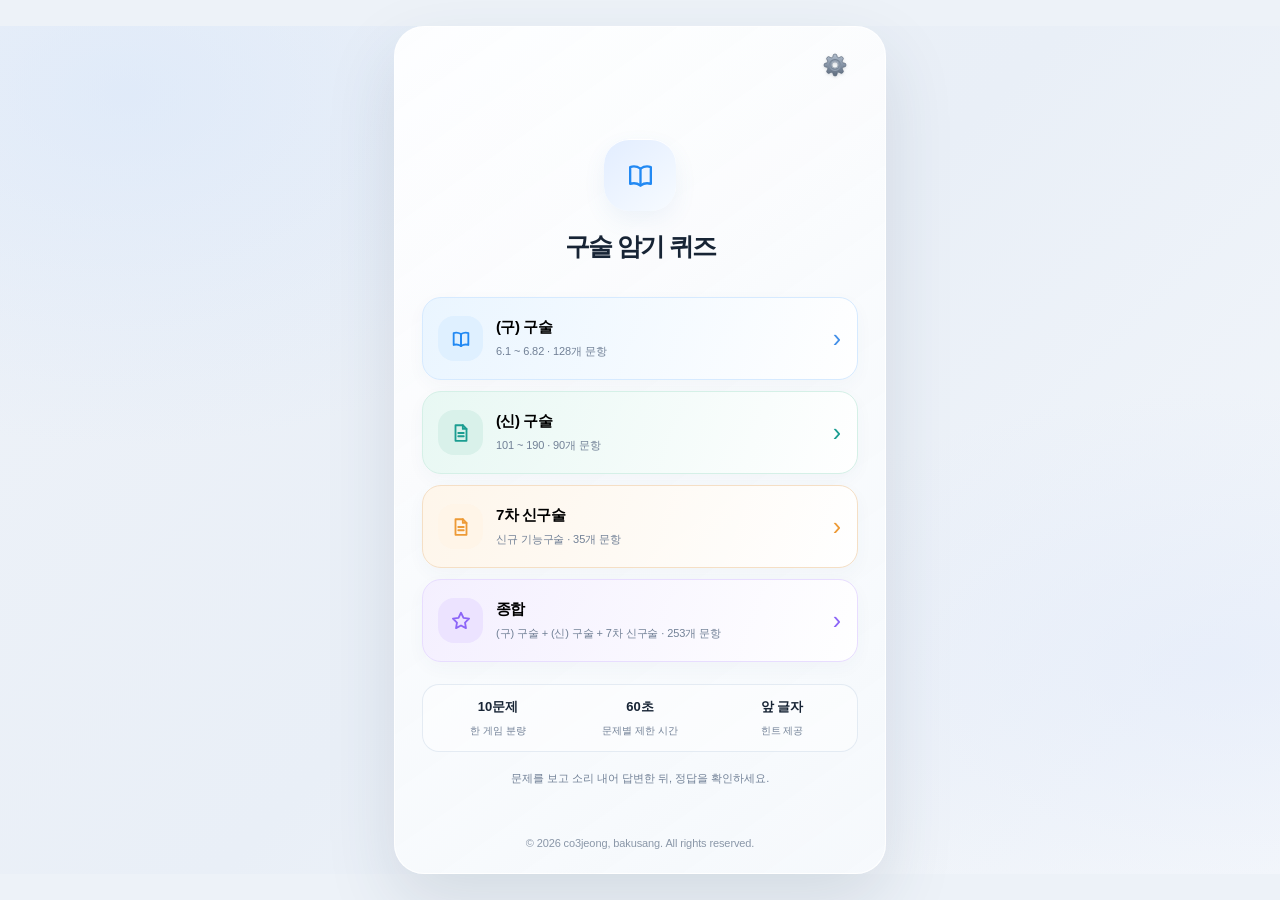
<file: public/index.html>
<!doctype html>
<html lang="ko">
  <head>
    <meta charset="utf-8" />
    <meta
      name="viewport"
      content="width=device-width, initial-scale=1, viewport-fit=cover"
    />
    <meta name="theme-color" content="#eef3fa" />
    <meta
      name="description"
      content="제2종 전기차량 운전면허 기능시험 구술 암기를 위한 랜덤 퀴즈"
    />
    <title>구술 암기 퀴즈</title>
    <link rel="stylesheet" href="./q.css" />
  </head>
  <body>
    <div class="app-shell">
      <main id="app" class="app-content" aria-live="polite"></main>
      <footer class="app-footer">
        © 2026 co3jeong, bakusang. All rights reserved.
      </footer>
    </div>
    <div id="toast" class="toast" role="status" aria-live="polite"></div>
    <script src="./q.js"></script>
  </body>
</html>
</file>
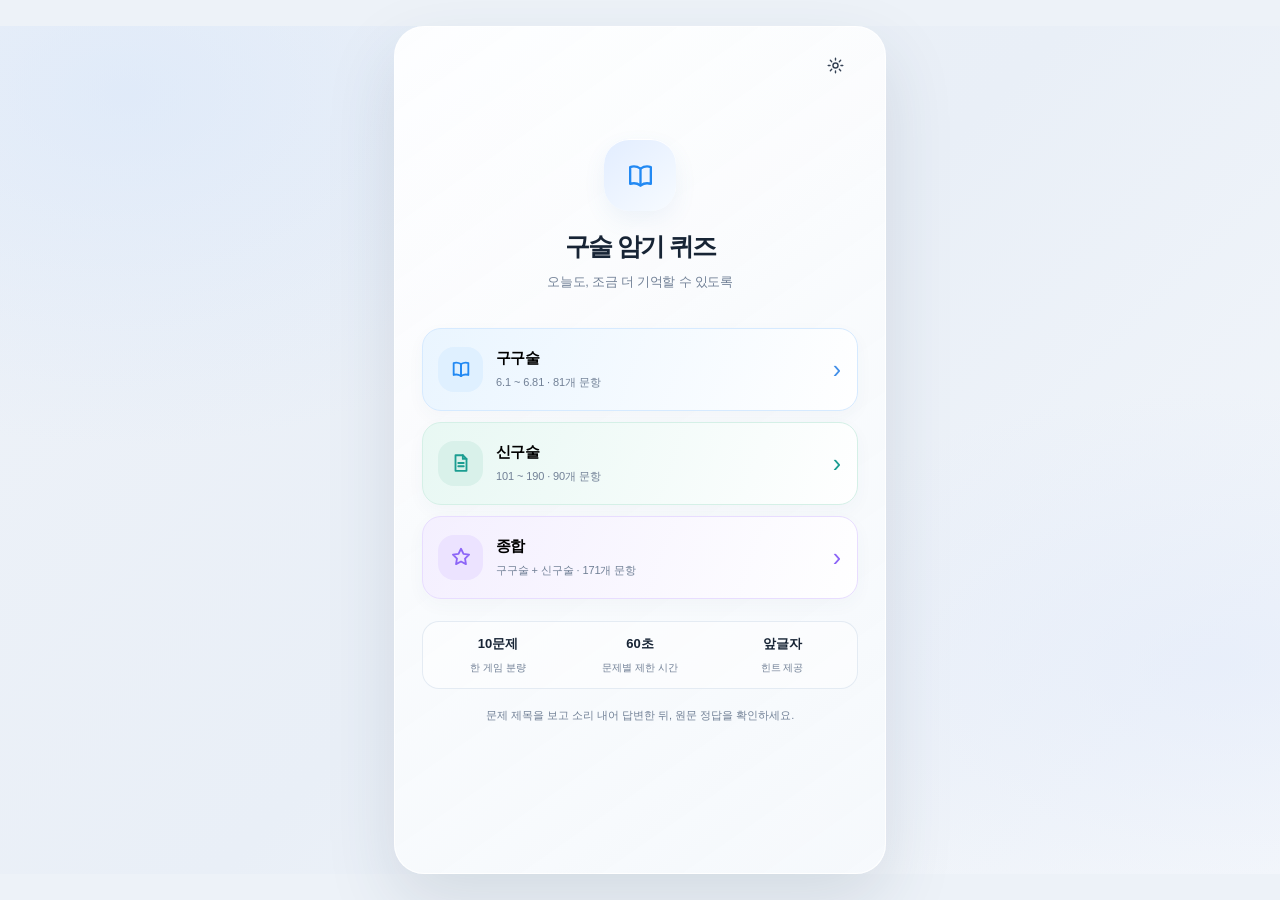
<file: q.html>
<!doctype html>
<html lang="ko">
  <head>
    <meta charset="utf-8" />
    <meta
      name="viewport"
      content="width=device-width, initial-scale=1, viewport-fit=cover"
    />
    <meta name="theme-color" content="#eef3fa" />
    <meta
      name="description"
      content="제2종 전기차량 운전면허 기능시험 구술 암기를 위한 10문제 랜덤 퀴즈"
    />
    <title>구술 암기 퀴즈</title>
    <style>
      :root {
        color-scheme: light;
        --ink: #172435;
        --muted: #718096;
        --muted-2: #8a97a8;
        --bg: #edf2f8;
        --paper: #ffffff;
        --line: #e3eaf3;
        --blue: #2289f3;
        --blue-soft: #e7f2ff;
        --teal: #1b9d91;
        --teal-soft: #e3f5f0;
        --purple: #8c65f7;
        --purple-soft: #f1ebff;
        --red: #ed5f68;
        --red-soft: #fff0f1;
        --amber: #ed9a36;
        --amber-soft: #fff5e8;
        --shadow: 0 18px 42px rgba(52, 73, 102, 0.1);
        --answer-font: 15px;
      }
      * {
        box-sizing: border-box;
      }
      html {
        min-height: 100%;
        background: var(--bg);
        overscroll-behavior-y: contain;
      }
      body {
        margin: 0;
        min-height: 100%;
        font-family:
          Inter,
          -apple-system,
          BlinkMacSystemFont,
          "Segoe UI",
          "Noto Sans KR",
          Roboto,
          Arial,
          sans-serif;
        color: var(--ink);
        background:
          radial-gradient(
            ellipse at 10% 8%,
            rgba(208, 226, 250, 0.45),
            transparent 32%
          ),
          radial-gradient(
            ellipse at 95% 75%,
            rgba(223, 232, 250, 0.5),
            transparent 30%
          ),
          linear-gradient(135deg, #eef2f8 0%, #e9eff7 50%, #f4f7fb 100%);
        -webkit-font-smoothing: antialiased;
      }
      button,
      input {
        font: inherit;
      }
      button {
        touch-action: manipulation;
      }
      button:focus-visible,
      input:focus-visible {
        outline: 3px solid rgba(34, 137, 243, 0.3);
        outline-offset: 2px;
      }
      .app-shell {
        width: min(100%, 492px);
        min-height: min(920px, 100dvh);
        margin: 24px auto;
        padding: 0 0 max(18px, env(safe-area-inset-bottom));
        border: 1px solid rgba(255, 255, 255, 0.84);
        border-radius: 30px;
        background: linear-gradient(
          145deg,
          rgba(255, 255, 255, 0.9),
          rgba(247, 250, 253, 0.82)
        );
        box-shadow: 0 28px 70px rgba(40, 58, 84, 0.13);
        overflow: clip;
        position: relative;
      }
      .app-content {
        padding: max(16px, env(safe-area-inset-top)) 22px 28px;
        min-width: 0;
      }
      button {
        border: 0;
        cursor: pointer;
      }
      .icon-btn {
        width: 38px;
        height: 38px;
        display: inline-grid;
        place-items: center;
        border-radius: 13px;
        background: transparent;
        color: #354255;
        font-size: 23px;
        line-height: 1;
        flex: 0 0 auto;
      }
      .icon-btn:hover {
        background: #eff4fa;
      }
      .topbar {
        height: 44px;
        display: grid;
        grid-template-columns: 42px minmax(0, 1fr) 42px;
        align-items: center;
        margin-bottom: 18px;
      }
      .topbar h2 {
        margin: 0;
        text-align: center;
        font-size: 15px;
        font-weight: 800;
        letter-spacing: -0.035em;
      }
      .topbar .subhead {
        font-size: 11px;
        line-height: 1.4;
        color: var(--muted);
        font-weight: 500;
        text-align: center;
        margin-top: 3px;
      }
      .back-btn {
        font-size: 0;
      }
      .back-btn:before {
        content: "";
        width: 9px;
        height: 9px;
        border-left: 1.8px solid currentColor;
        border-bottom: 1.8px solid currentColor;
        transform: rotate(45deg);
        display: block;
        margin-left: 7px;
      }
      .hero {
        padding: 34px 0 28px;
        text-align: center;
      }
      .hero-mark {
        width: 72px;
        height: 72px;
        margin: 0 auto 20px;
        border-radius: 25px;
        display: grid;
        place-items: center;
        background: linear-gradient(140deg, #e2edff, #f7fbff);
        box-shadow:
          inset 0 1px 0 #fff,
          0 9px 22px rgba(76, 124, 196, 0.08);
        color: var(--blue);
      }
      .hero-mark svg {
        width: 31px;
        height: 31px;
      }
      .hero h1 {
        font-size: 25px;
        line-height: 1.25;
        letter-spacing: -0.065em;
        margin: 0 0 9px;
        font-weight: 850;
      }
      .hero p {
        margin: 0;
        color: var(--muted);
        font-size: 13px;
        line-height: 1.65;
        letter-spacing: -0.02em;
      }
      .mode-list {
        display: grid;
        gap: 11px;
        margin-top: 7px;
      }
      .mode-card {
        display: flex;
        align-items: center;
        gap: 13px;
        width: 100%;
        min-height: 83px;
        text-align: left;
        padding: 13px 15px;
        border: 1px solid var(--line);
        border-radius: 19px;
        background: rgba(255, 255, 255, 0.74);
        box-shadow: 0 6px 18px rgba(58, 80, 110, 0.035);
        transition:
          transform 0.16s ease,
          box-shadow 0.16s ease,
          border-color 0.16s ease;
      }
      .mode-card:hover {
        transform: translateY(-1px);
        box-shadow: 0 10px 22px rgba(58, 80, 110, 0.08);
      }
      .mode-card:active {
        transform: scale(0.99);
      }
      .mode-card.old {
        background: linear-gradient(
          110deg,
          rgba(231, 244, 255, 0.86),
          rgba(255, 255, 255, 0.95)
        );
        border-color: #d6eaff;
      }
      .mode-card.new {
        background: linear-gradient(
          110deg,
          rgba(228, 247, 241, 0.82),
          rgba(255, 255, 255, 0.95)
        );
        border-color: #d5f0e7;
      }
      .mode-card.all {
        background: linear-gradient(
          110deg,
          rgba(243, 237, 255, 0.82),
          rgba(255, 255, 255, 0.95)
        );
        border-color: #e8ddff;
      }
      .mode-icon {
        width: 45px;
        height: 45px;
        border-radius: 16px;
        display: grid;
        place-items: center;
        flex: 0 0 auto;
      }
      .old .mode-icon {
        color: var(--blue);
        background: #dff0ff;
      }
      .new .mode-icon {
        color: var(--teal);
        background: #d9f1ea;
      }
      .all .mode-icon {
        color: var(--purple);
        background: #ece3ff;
      }
      .mode-icon svg {
        width: 22px;
        height: 22px;
        stroke: currentColor;
        fill: none;
        stroke-width: 2;
        stroke-linecap: round;
        stroke-linejoin: round;
      }
      .mode-copy {
        min-width: 0;
        flex: 1;
      }
      .mode-copy b {
        display: block;
        font-size: 15px;
        margin: 0 0 4px;
        font-weight: 800;
        letter-spacing: -0.035em;
      }
      .mode-copy small {
        font-size: 11px;
        color: var(--muted);
        letter-spacing: -0.01em;
      }
      .card-chevron {
        font-size: 25px;
        color: #428fe8;
        font-weight: 300;
        padding: 0 1px;
      }
      .new .card-chevron {
        color: var(--teal);
      }
      .all .card-chevron {
        color: var(--purple);
      }
      .home-footer {
        display: grid;
        grid-template-columns: repeat(3, 1fr);
        gap: 8px;
        margin-top: 22px;
        padding: 13px 8px;
        border: 1px solid rgba(223, 231, 241, 0.82);
        border-radius: 17px;
        background: rgba(255, 255, 255, 0.45);
      }
      .feature {
        text-align: center;
        min-width: 0;
      }
      .feature strong {
        display: block;
        font-size: 13px;
        font-weight: 800;
        margin-bottom: 4px;
      }
      .feature span {
        color: var(--muted);
        font-size: 10px;
      }
      .small-note {
        font-size: 11px;
        color: var(--muted);
        line-height: 1.55;
        text-align: center;
        margin: 18px 4px 0;
      }
      .panel {
        padding: 17px 16px;
        border-radius: 20px;
        border: 1px solid rgba(224, 232, 242, 0.9);
        background: rgba(255, 255, 255, 0.75);
        box-shadow: 0 8px 24px rgba(49, 72, 104, 0.045);
      }
      .mode-summary {
        text-align: center;
        padding: 8px 0 22px;
      }
      .mode-summary h1 {
        font-size: 23px;
        letter-spacing: -0.06em;
        margin: 0 0 9px;
      }
      .mode-summary p {
        font-size: 12px;
        line-height: 1.6;
        color: var(--muted);
        margin: 0;
      }
      .pill {
        display: inline-flex;
        align-items: center;
        gap: 5px;
        border-radius: 999px;
        padding: 7px 11px;
        background: #eef4fa;
        color: #53657d;
        font-size: 11px;
        font-weight: 750;
      }
      .setup-panel {
        margin-top: 3px;
      }
      .section-label {
        font-size: 12px;
        font-weight: 800;
        margin: 0 0 12px;
        letter-spacing: -0.02em;
      }
      .setting-line {
        display: flex;
        align-items: center;
        justify-content: space-between;
        gap: 12px;
        margin-top: 18px;
      }
      .setting-line:first-of-type {
        margin-top: 0;
      }
      .setting-line b {
        display: block;
        font-size: 12px;
        margin-bottom: 5px;
      }
      .setting-line p {
        margin: 0;
        font-size: 11px;
        color: var(--muted);
        line-height: 1.5;
      }
      .choice-chip {
        border-radius: 999px;
        padding: 9px 15px;
        background: #f0f4f9;
        color: #8390a1;
        font-size: 11px;
        font-weight: 750;
        white-space: nowrap;
      }
      .choice-chip.active {
        color: var(--blue);
        background: #e7f0ff;
        border: 1px solid #cbdfff;
        box-shadow: 0 2px 3px rgba(62, 122, 211, 0.04);
      }
      .setup-info {
        display: flex;
        gap: 8px;
        flex-wrap: wrap;
        justify-content: center;
        margin: 16px 0 0;
      }
      .primary-btn {
        width: 100%;
        min-height: 49px;
        border-radius: 17px;
        padding: 13px 18px;
        color: #fff;
        background: linear-gradient(180deg, #2c3949, #1d2835);
        box-shadow: 0 8px 16px rgba(23, 37, 54, 0.13);
        font-weight: 800;
        font-size: 13px;
        letter-spacing: -0.025em;
        transition:
          transform 0.15s ease,
          opacity 0.15s ease;
      }
      .primary-btn:hover {
        background: linear-gradient(180deg, #37495d, #202c3b);
      }
      .primary-btn:active {
        transform: scale(0.99);
      }
      .primary-btn:disabled {
        cursor: not-allowed;
        opacity: 0.38;
        box-shadow: none;
      }
      .secondary-btn {
        width: 100%;
        min-height: 45px;
        border-radius: 15px;
        padding: 11px 16px;
        color: #42526a;
        background: #eef3f9;
        font-weight: 750;
        font-size: 12px;
      }
      .action-area {
        margin-top: 23px;
      }
      .quiz-top {
        display: grid;
        grid-template-columns: 39px 1fr 39px;
        align-items: center;
        gap: 5px;
        margin: 0 0 15px;
      }
      .quiz-count {
        text-align: center;
        font-weight: 800;
        font-size: 12px;
        letter-spacing: 0.02em;
      }
      .quiz-progress {
        height: 6px;
        border-radius: 99px;
        background: #e6ebf3;
        overflow: hidden;
        margin: 0 0 22px;
      }
      .quiz-progress-fill {
        height: 100%;
        width: 0;
        border-radius: 99px;
        background: linear-gradient(90deg, #32b49a, #248c89);
        transition: width 0.25s ease;
      }
      .timer-row {
        display: flex;
        align-items: center;
        justify-content: center;
        gap: 17px;
        margin-bottom: 22px;
      }
      .timer-ring {
        width: 65px;
        height: 65px;
        position: relative;
        display: grid;
        place-items: center;
        flex: 0 0 auto;
      }
      .timer-ring svg {
        position: absolute;
        inset: 0;
        width: 100%;
        height: 100%;
        transform: rotate(-90deg);
      }
      .timer-ring circle {
        fill: none;
        stroke-width: 4.5;
      }
      .timer-track {
        stroke: #e3e8ef;
      }
      .timer-progress {
        stroke: #31ad8b;
        stroke-linecap: round;
        stroke-dasharray: 176;
        stroke-dashoffset: 0;
        transition:
          stroke-dashoffset 0.4s linear,
          stroke 0.2s ease;
      }
      .timer-ring.urgent .timer-progress {
        stroke: var(--red);
      }
      .timer-number {
        position: relative;
        font-size: 19px;
        font-weight: 850;
        font-variant-numeric: tabular-nums;
        color: #269c84;
      }
      .timer-ring.urgent .timer-number {
        color: var(--red);
      }
      .hint-btn {
        border: 1px solid #e1e9f5;
        border-radius: 999px;
        background: rgba(255, 255, 255, 0.75);
        padding: 10px 13px;
        display: inline-flex;
        align-items: center;
        gap: 6px;
        font-size: 11px;
        font-weight: 750;
        color: #5d6c82;
        box-shadow: 0 4px 10px rgba(54, 78, 110, 0.045);
      }
      .hint-btn svg {
        width: 15px;
        height: 15px;
        stroke: currentColor;
        fill: none;
        stroke-width: 1.8;
      }
      .hint-btn:disabled {
        opacity: 0.4;
        cursor: not-allowed;
      }
      .prompt-wrap {
        text-align: center;
        padding: 2px 0 20px;
      }
      .question-tag {
        display: inline-flex;
        align-items: center;
        justify-content: center;
        padding: 5px 9px;
        border-radius: 8px;
        background: #eef4fb;
        color: #74849a;
        font-size: 10px;
        font-weight: 800;
        letter-spacing: 0.02em;
        margin-bottom: 12px;
      }
      .prompt-wrap h1 {
        font-size: 21px;
        line-height: 1.53;
        letter-spacing: -0.055em;
        font-weight: 850;
        margin: 0;
        overflow-wrap: anywhere;
        word-break: keep-all;
      }
      .prompt-helper {
        font-size: 11px;
        color: var(--muted);
        line-height: 1.6;
        margin: 12px 0 0;
      }
      .hint-panel {
        padding: 12px 13px;
        border-radius: 15px;
        border: 1px solid #d4e7fc;
        background: linear-gradient(110deg, #f0f7ff, #fff);
        margin: 0 0 13px;
        display: flex;
        align-items: flex-start;
        gap: 9px;
      }
      .hint-lightbulb {
        width: 29px;
        height: 29px;
        border-radius: 10px;
        background: #dfedff;
        color: #4b94ed;
        display: grid;
        place-items: center;
        flex: 0 0 auto;
        font-size: 15px;
      }
      .hint-content {
        min-width: 0;
        flex: 1;
      }
      .hint-content b {
        font-size: 11px;
        display: block;
        margin: 1px 0 6px;
      }
      .hint-content p {
        margin: 0;
        font-size: 14px;
        font-weight: 850;
        letter-spacing: 0.08em;
        color: #2e6fae;
        overflow-wrap: anywhere;
      }
      .hint-close {
        background: transparent;
        color: #8a9bb2;
        font-size: 18px;
        padding: 1px 3px;
      }
      .answer-panel {
        margin: 0 0 14px;
        padding: 15px 14px;
        border-radius: 17px;
        border: 1px solid #dfe8f2;
        background: linear-gradient(
          135deg,
          rgba(247, 250, 254, 0.98),
          rgba(255, 255, 255, 0.98)
        );
        box-shadow: inset 0 1px 0 #fff;
        animation: rise 0.22s ease;
      }
      .answer-head {
        display: flex;
        align-items: center;
        justify-content: space-between;
        gap: 8px;
        margin-bottom: 10px;
      }
      .answer-head strong {
        font-size: 12px;
        font-weight: 850;
      }
      .answer-badge {
        font-size: 10px;
        color: #278b7c;
        background: #e2f5ef;
        padding: 5px 8px;
        border-radius: 8px;
        font-weight: 800;
      }
      .answer-text {
        font-size: var(--answer-font);
        line-height: 1.75;
        color: #2a3747;
        white-space: pre-wrap;
        overflow-wrap: anywhere;
        word-break: normal;
        letter-spacing: -0.02em;
        user-select: text;
        max-width: 100%;
      }
      .self-grade {
        margin: 0 0 14px;
      }
      .self-grade .section-label {
        margin-bottom: 10px;
      }
      .grade-grid {
        display: grid;
        grid-template-columns: repeat(3, minmax(0, 1fr));
        gap: 8px;
      }
      .grade-btn {
        min-width: 0;
        padding: 12px 4px 10px;
        border: 1px solid #e4ebf3;
        border-radius: 15px;
        background: #fff;
        display: flex;
        align-items: center;
        flex-direction: column;
        gap: 5px;
        transition:
          border-color 0.15s,
          background 0.15s;
      }
      .grade-symbol {
        display: grid;
        place-items: center;
        width: 36px;
        height: 36px;
        border-radius: 50%;
        font-size: 20px;
        font-weight: 900;
      }
      .grade-btn b {
        font-size: 10px;
        line-height: 1.3;
      }
      .grade-btn small {
        font-size: 9px;
        color: var(--muted);
        line-height: 1.35;
      }
      .grade-btn[data-grade="O"] .grade-symbol {
        background: #e3f6ef;
        color: #19a878;
      }
      .grade-btn[data-grade="△"] .grade-symbol {
        background: #fff2df;
        color: #ed9a36;
      }
      .grade-btn[data-grade="X"] .grade-symbol {
        background: #fff0f1;
        color: #e85a63;
      }
      .grade-btn.selected[data-grade="O"] {
        background: #f0fbf6;
        border-color: #63d6ab;
      }
      .grade-btn.selected[data-grade="△"] {
        background: #fff9ef;
        border-color: #facb86;
      }
      .grade-btn.selected[data-grade="X"] {
        background: #fff5f5;
        border-color: #f59aa0;
      }
      .timeout-note {
        margin: 0 auto 12px;
        color: #ca565e;
        text-align: center;
        font-size: 11px;
        font-weight: 750;
      }
      .explain-note {
        font-size: 10px;
        color: var(--muted);
        text-align: center;
        line-height: 1.6;
        margin: 12px 0 0;
      }
      .result-hero {
        text-align: center;
        padding: 12px 0 18px;
      }
      .result-hero .success-icon {
        width: 60px;
        height: 60px;
        border-radius: 50%;
        display: grid;
        place-items: center;
        margin: 0 auto 14px;
        color: #21a77b;
        background: #e2f7ee;
        border: 1px solid #c4efdc;
        font-size: 28px;
        font-weight: 900;
      }
      .result-hero h1 {
        margin: 0 0 7px;
        font-size: 22px;
        letter-spacing: -0.05em;
      }
      .result-hero p {
        margin: 0;
        color: var(--muted);
        font-size: 11px;
        line-height: 1.6;
      }
      .summary-grid {
        display: grid;
        grid-template-columns: repeat(3, minmax(0, 1fr));
        gap: 0;
        border: 1px solid #e4eaf2;
        border-radius: 16px;
        background: rgba(255, 255, 255, 0.78);
        padding: 14px 6px;
        margin: 0 0 17px;
      }
      .summary-stat {
        text-align: center;
        padding: 0 5px;
        min-width: 0;
      }
      .summary-stat + .summary-stat {
        border-left: 1px solid #e6ecf3;
      }
      .summary-stat .num {
        font-size: 21px;
        font-weight: 850;
        display: block;
        margin-bottom: 5px;
      }
      .summary-stat b {
        display: block;
        font-size: 10px;
        margin-bottom: 4px;
      }
      .summary-stat small {
        font-size: 9px;
        color: var(--muted);
      }
      .summary-stat.good .num {
        color: #18aa79;
      }
      .summary-stat.partial .num {
        color: #ef9c38;
      }
      .summary-stat.retry .num {
        color: #e75a63;
      }
      .list-heading {
        display: flex;
        align-items: center;
        justify-content: space-between;
        gap: 8px;
        margin: 0 0 10px;
      }
      .list-heading b {
        font-size: 12px;
      }
      .list-heading span {
        font-size: 10px;
        color: var(--muted);
      }
      .result-list {
        border: 1px solid #e1e8f1;
        border-radius: 16px;
        background: rgba(255, 255, 255, 0.8);
        overflow: hidden;
      }
      .result-row {
        width: 100%;
        display: grid;
        grid-template-columns: 20px minmax(0, 1fr) 24px 12px;
        align-items: center;
        gap: 8px;
        text-align: left;
        background: transparent;
        padding: 12px 11px;
        border-bottom: 1px solid #edf1f6;
        min-height: 52px;
      }
      .result-row:last-child {
        border-bottom: 0;
      }
      .result-row:hover {
        background: #f6f9fd;
      }
      .result-index {
        color: #7d8ca1;
        font-size: 10px;
        font-weight: 750;
        text-align: center;
      }
      .row-question {
        min-width: 0;
      }
      .row-question b {
        display: block;
        font-size: 11px;
        font-weight: 750;
        line-height: 1.5;
        white-space: normal;
        overflow-wrap: anywhere;
      }
      .row-question small {
        display: block;
        color: var(--muted);
        font-size: 9px;
        margin-top: 3px;
      }
      .grade-mini {
        font-size: 18px;
        font-weight: 900;
        text-align: center;
      }
      .grade-mini.O {
        color: #17ab78;
      }
      .grade-mini.△ {
        color: #e89930;
      }
      .grade-mini.X {
        color: #e65b63;
      }
      .row-chevron {
        color: #97a5b6;
        font-size: 20px;
      }
      .result-actions {
        display: grid;
        gap: 9px;
        margin-top: 17px;
      }
      .detail-title {
        text-align: center;
        margin: 7px 0 17px;
      }
      .detail-title h1 {
        font-size: 19px;
        line-height: 1.55;
        letter-spacing: -0.05em;
        margin: 0 0 9px;
        overflow-wrap: anywhere;
      }
      .detail-title p {
        font-size: 11px;
        color: var(--muted);
        margin: 0;
      }
      .settings-section {
        margin-bottom: 13px;
      }
      .settings-section h3 {
        font-size: 12px;
        margin: 0 0 10px;
        font-weight: 850;
      }
      .preference {
        display: flex;
        justify-content: space-between;
        align-items: center;
        gap: 12px;
        padding: 12px 0;
        border-top: 1px solid #edf1f6;
      }
      .preference:first-of-type {
        border-top: 0;
        padding-top: 1px;
      }
      .preference .pref-copy {
        min-width: 0;
      }
      .preference b {
        display: block;
        font-size: 12px;
        margin: 0 0 4px;
      }
      .preference p {
        font-size: 10px;
        line-height: 1.5;
        color: var(--muted);
        margin: 0;
      }
      .toggle {
        appearance: none;
        position: relative;
        width: 42px;
        height: 25px;
        border-radius: 99px;
        background: #dce4ee;
        transition: background 0.2s;
        flex: 0 0 auto;
        cursor: pointer;
      }
      .toggle:before {
        content: "";
        position: absolute;
        width: 19px;
        height: 19px;
        border-radius: 50%;
        background: #fff;
        box-shadow: 0 2px 5px #7890aa50;
        left: 3px;
        top: 3px;
        transition: transform 0.2s;
      }
      .toggle:checked {
        background: #2e8df3;
      }
      .toggle:checked:before {
        transform: translateX(17px);
      }
      .font-choices {
        display: flex;
        gap: 6px;
      }
      .font-choices button {
        padding: 8px 10px;
        border-radius: 10px;
        background: #eef3f9;
        color: #718096;
        font-size: 10px;
        font-weight: 750;
      }
      .font-choices button.active {
        color: #2d7dc8;
        background: #e6f2ff;
        border: 1px solid #cce4ff;
      }
      .inline-info {
        font-size: 10px;
        color: var(--muted);
        line-height: 1.7;
        margin: 13px 1px 0;
      }
      .toast {
        position: fixed;
        left: 50%;
        bottom: calc(22px + env(safe-area-inset-bottom));
        transform: translate(-50%, 18px);
        opacity: 0;
        pointer-events: none;
        background: #202c3b;
        color: #fff;
        padding: 11px 15px;
        border-radius: 999px;
        font-size: 11px;
        font-weight: 700;
        box-shadow: 0 10px 30px #1f2f4450;
        transition:
          opacity 0.2s,
          transform 0.2s;
        z-index: 20;
        max-width: calc(100vw - 28px);
        text-align: center;
      }
      .toast.show {
        opacity: 1;
        transform: translate(-50%, 0);
      }
      @keyframes rise {
        from {
          opacity: 0;
          transform: translateY(5px);
        }
        to {
          opacity: 1;
          transform: translateY(0);
        }
      }
      @media (min-width: 650px) {
        .app-shell {
          margin: 26px auto;
          min-height: min(900px, calc(100dvh - 52px));
        }
        .app-content {
          padding-left: 27px;
          padding-right: 27px;
        }
      }
      @media (max-width: 520px) {
        body {
          background: #edf2f8;
        }
        .app-shell {
          width: 100%;
          min-height: 100dvh;
          margin: 0;
          border: 0;
          border-radius: 0;
          box-shadow: none;
          padding-bottom: max(15px, env(safe-area-inset-bottom));
        }
        .app-content {
          padding: max(16px, env(safe-area-inset-top)) 19px 25px;
        }
        .hero {
          padding-top: 31px;
        }
        .hero h1 {
          font-size: 24px;
        }
        .mode-card {
          min-height: 80px;
        }
        .prompt-wrap h1 {
          font-size: 20px;
        }
        .answer-text {
          font-size: var(--answer-font);
        }
        .topbar {
          margin-bottom: 14px;
        }
        .quiz-progress {
          margin-bottom: 18px;
        }
      }
      @media (max-width: 360px) {
        .app-content {
          padding-left: 15px;
          padding-right: 15px;
        }
        .hero {
          padding-top: 23px;
        }
        .hero h1 {
          font-size: 22px;
        }
        .mode-card {
          padding: 12px;
          gap: 10px;
        }
        .mode-icon {
          width: 41px;
          height: 41px;
        }
        .mode-copy b {
          font-size: 14px;
        }
        .prompt-wrap h1 {
          font-size: 18px;
        }
        .grade-grid {
          gap: 5px;
        }
        .grade-btn {
          padding-left: 2px;
          padding-right: 2px;
        }
        .grade-btn b {
          font-size: 9px;
        }
        .summary-stat b {
          font-size: 9px;
        }
      }
      @media (prefers-reduced-motion: reduce) {
        *,
        *::before,
        *::after {
          scroll-behavior: auto !important;
          transition: none !important;
          animation: none !important;
        }
      }
    </style>
  </head>
  <body>
    <div class="app-shell">
      <main id="app" class="app-content" aria-live="polite"></main>
    </div>
    <div id="toast" class="toast" role="status" aria-live="polite"></div>
    <script id="question-data" type="application/json">
      [
        {
          "id": "6.1",
          "kind": "old",
          "title": "구원열차 기관사 조치",
          "prompt": "6.1 구원열차 기관사 조치",
          "answer": "1) 관제사에게 운전 명령과 고장 열차 정차 지점, 운전 방식 확인\n2) 차장에게 안내 방송, 최근 역에 승객 하차 의뢰\n3) 전령자 전호로 고장 열차 3m 앞에 정차, 연결기 공기 마개(4개) 제거\n4) 단속단으로 고장 열차에 연결, 살짝 후진하여 연결 상태 확인\n5) RSOS 해당 위치로 전환, ATCCOS/ATSCOS 차단\n6) 관제 보고 후 25km/h이하 속도로 운전",
          "hint": "관차전단R관"
        },
        {
          "id": "6.2",
          "kind": "old",
          "title": "고장 열차 기관사 조치",
          "prompt": "6.2 고장 열차 기관사 조치",
          "answer": "1) MC 키 및 제동 핸들 취거, 후부 운전실로 이동 후 RSOS 해당 위치로 전환, 배전반 DILPN 차단\n2) 연결기 공기 마개(4개) 제거, 12JP선 준비, 필요시 103인통선 준비\n3) 구원열차 연결하고 전부 운전실 ATSCOS 차단",
          "hint": "M연구"
        },
        {
          "id": "6.3",
          "kind": "old",
          "title": "고장ㆍ구원 열차 공통 사항",
          "prompt": "6.3 고장ㆍ구원 열차 공통 사항",
          "answer": "1) 제동 핸들 취거, 12JP선 연결, MR Cock 개방, 제동 핸들 7단 유지\n2) 버저 및 통화 시험과 제동 시험 후 운전취급 등에 관한 협의 (축전지 전압 저하 시 103 인통선 연결)",
          "hint": "제버"
        },
        {
          "id": "6.4",
          "kind": "old",
          "title": "12 JP선(점퍼선) 종류",
          "prompt": "6.4 12 JP선(점퍼선) 종류",
          "answer": "10 : 회생제동 작용선 / 27·28·29 : 상용제동선 / 31·32 : 비상제동 LOOP선 /\n33 : 보안제동선 / 100 : 접지선 / 145 : 출입문등 점등선 / 164 : 승무원 연락용 버저선\n175·176 : 차내 방송선\n[참고] 구원 운전 관련\n1. 12JP 연결하면 RSOS 위치와 관계없이 접속되는 선은 145, 175, 176선\n2. 평가 위원이 “○○역에 고장 열차가 정차하고 있으니 구원 운전하세요. ”하면, 구원 열차 기관사의 조치 사항 답변\n3. 구원 운전 스위치(RSOS)는 마주 보는 운전실의 RSOS를 해당 차량 위치로 절환\n▶정상 ▶4호선 과천선 ▶과천선 → 1호선 ▶1호선 → 과천선 ▶DL 위치\n4. 구원 운전 시 구원열차 운전 속도 25km/h 이하 (같은 차종으로 전부 운전실에서 구원 운전 시는 45km/h 이하 주의 운전)\n5. 회송 운전 시 정거장의 승강장 통과 속도는 서울교통공사 구간은 45km/h, 한국철도 공사 구간은 60km/h 이하(정차 열차 제외)",
          "hint": "회보차"
        },
        {
          "id": "6.5",
          "kind": "old",
          "title": "완전 부동 취급 시기",
          "prompt": "6.5 완전 부동 취급 시기",
          "answer": "1) Pan 파손 및 집전장치 고장 시        2) 피뢰기(ACArr, DCArr) 작동 시\n3) 주 퓨즈 용손 시                 4) EGS 용착 시\n5) 디젤기관차(DL) 구원받을 때           6) 기타 필요시 [참고] 기타 필요 시\n1. MCB 투입 및 MCB 차단 불능 시\n2. 전차선이 없는 구간에 잘못 진입 시\n3. L1차단 복귀 불능 시 등",
          "hint": "P주디M전L"
        },
        {
          "id": "6.6",
          "kind": "old",
          "title": "완전 부동 취급 방법",
          "prompt": "6.6 완전 부동 취급 방법",
          "answer": "1) 관제사 및 차장 통보 후 전 편성 MCB 차단 및 Pan 하강 조치\n2) 해당 M'차 ADAN·ADDN을 먼저 차단하고, PanVN을 차단\n3) 이후 연장 급전, Pan 상승 및 MCB 투입",
          "hint": "관해이"
        },
        {
          "id": "6.7",
          "kind": "old",
          "title": "전 편성 Pan 내리지 않고 완전 부동 취급 방법 (1개 Unit 완전 부동 취급법)",
          "prompt": "6.7 전 편성 Pan 내리지 않고 완전 부동 취급 방법 (1개 Unit 완전 부동 취급법)",
          "answer": "• 고장 M'차 ADAN·ADDN을 먼저 차단 후 PanVN 차단하고 해당 Unit 연장 급전 [참고] 완전 부동 취급하고 연장 급전 후 현상\n- 해당 Unit Pan 하강으로 MCB 양 소등되고 동력 운전 및 제동 시 POWER등 점등 불능\n- 연장 급전으로 전체 객실등과 냉난방이 반감되나, 고장 Unit CM은 정상 구동",
          "hint": "고해연"
        },
        {
          "id": "6.8",
          "kind": "old",
          "title": "연장 급전 시기",
          "prompt": "6.8 연장 급전 시기",
          "answer": "1) SIV 고장 시\n2) M'차 주 변환기(C/I) 고장 시\n3) 완전 부동 취급 시",
          "hint": "SM완"
        },
        {
          "id": "6.9",
          "kind": "old",
          "title": "VCOS 취급 시기와 방법",
          "prompt": "6.9 VCOS 취급 시기와 방법",
          "answer": "1) 시기는 C/I 고장으로 CIFR 여자 시, 송풍기 고장으로 BMFR 여자 시, 주 변압기 고장으로 MTAR 여자 되어 복귀 불능 시\n2) 방법은 동력 핸들 OFF 위치에서 MCBOS-VCOS-RS-3초 후 MCBCS 취급 [참고] VCOS취급 후 현상 및 조치\n1) VCOS 취급 후 CIFR, BMFR 여자 시는 Fault등 소등, VCO등 점등, MTAR 여자 시는 Fault 등 소등, UCO등 점등\n2) CIFR, BMFR 고장 차량은 L1, L2, L3 투입 불능 및 AK, K 투입 불능 고장 없이 정지한 차량은 MCB 재투입되나 MTAR은 MCB 투입 불능\n3) M'차가 개방된 경우 또는 MTAR 여자 시는 연장 급전 필요",
          "hint": "시은VCM"
        },
        {
          "id": "6.10",
          "kind": "old",
          "title": "연장 급전 방법",
          "prompt": "6.10 연장 급전 방법",
          "answer": "1) SIVFR 여자 시는 운전실에서 ESPS 취급하며, 기타는 수동으로 IVCN 차단하여 연장 급 전 후 MCBOS - RS - 3초 후 MCBCS 취급하여 모니터에 ‘송풍기 정지’ 현시 복귀\n2) 연장 급전 시 T1차는 상황에 따라 ESS를 1 또는 2 위치로 전환\n※ T1차 연장 급전 시 ESS 1위치에서는 T1차 Unit에 0호대 SIV가 전력을 공급(6칸)하고, ESS 2위치에서는 9호대 SIV가 전력을 공급(7칸)\n[참고] 연장 급전 관련 출제 가능한 문제\n1. 연장 급전이 된 것을 확인하는 방법은 모니터의 ‘차량 상태’ 화면 또는 객실등 반감 상 태로 확인\n2. IVCN 차단 시 모니터에 나타나는 현상은 모니터에 ‘SIV 통신 이상’ 현시\n3. 고장 차(TC, T1) IVCN을 차단하는 이유는 연장 급전 회로를 구성하기 위함.",
          "hint": "S연"
        },
        {
          "id": "6.11",
          "kind": "old",
          "title": "전체 Pan 상승 불능 시 현상과 조치",
          "prompt": "6.11 전체 Pan 상승 불능 시 현상과 조치",
          "answer": "▶ 현상 : AC·DC등 소등, 모니터에 Pan 하강으로 표시\n▶ 조치\n1) 전차선 급전 상태 확인(단전 시 Pan이 올라가 있어도 모니터에 Pan 하강으로 표시)\n2) 축전지 전압 74V 이상 확인\n3) ACM 공기압력 확인(ACMCS 취급, ACMLP 소등 확인)\n4) MCB 차단 여부 확인\n5) 전부 TC차 MCN, HCRN 차단 여부 확인\n6) 전·후 TC차 EPanDS, EGCS 작동 여부 확인\n7) 후부 TC차에서 취급\n[참고]\nPan 상승 시간은 12 ± 2초, Pan 하강시간은 5±1초",
          "hint": "A전축AM전전후"
        },
        {
          "id": "6.12",
          "kind": "old",
          "title": "1개 Unit Pan 상승 불능 시 현상 및 조치",
          "prompt": "6.12 1개 Unit Pan 상승 불능 시 현상 및 조치",
          "answer": "▶ 현상 : 모니터에 해당 차 Pan 하강 표시되고 MCB 양 소등\n▶ 조치\n1) 해당 M'차 PanVN과 의자 밑 Pan 공기관 Cock 4개 확인\n2) DC 구간은 해당 차 MCBN2 차단 여부 확인\n[참고]\n1. PanV 이전 Cock 차단 시는 MCB 양 소등\n2. PanV와 PanPS 이후 Cock 차단 시는 정상적으로 MCB 투입",
          "hint": "모해D"
        },
        {
          "id": "6.13",
          "kind": "old",
          "title": "전체 MCB 투입 불능 시 현상과 조치",
          "prompt": "6.13 전체 MCB 투입 불능 시 현상과 조치",
          "answer": "▶ 현상 : MCB OFF등 점등, SIV등 소등\n▶ 조치\n1) Pan 상승 여부 확인\n2) ADS 정위치 확인\n3) MCBOS-CS 취급하여 MCBHR 작동 음 확인\n4) 전부 TC차 MCN, HCRN 차단 여부 확인\n5) 전·후 TC차 EPanDS 및 TEST 스위치 작동 여부 확인\n6) 주 공기압력 또는 ACM 공기압력 확인(필요시 ACM 구동)\n7) 후부 TC차에서 취급 [참고]\n1. MCB(Main Circuit Braker)란? 교류 구간에서 특고압 회로 이상 발생 시 회로를 신속히 차단하여 보호하고, 평상시에는 특고압 회로의 개폐 작용을 한다. 직류 구간에서는 특고압 회로의 개폐 작용만 한다.\n2. MCB 사고 차단의 경우\n- 교류 모진으로 ArrOCR 여자 시\n- 주 변압기 1차 측 과전류로 ACOCR 여자 시\n- 주 변환 장치의 중(重)고장으로 MCBOR 무여자(소자) 시 (MT 2차측 과부하 및 접지, 전력 변환 소자 소손)",
          "hint": "MPAM전전주후MM교주주"
        },
        {
          "id": "6.14",
          "kind": "old",
          "title": "1개 Unit MCB 투입 불능 시 현상 및 조치",
          "prompt": "6.14 1개 Unit MCB 투입 불능 시 현상 및 조치",
          "answer": "▶ 현상 : MCB 양 소등, 모니터에 해당 차량 MCB차단\n▶ 조치\n1) ADAN·ADDN, MCBN1·MCBN2, MTOMN, MTBMN 차단 여부 확인\n2) M, M'차 CIN 차단 여부 확인\n3) M'차 의자 밑 PanV 이전 Cock 확인\n4) M'차 차체 하부 MCB 공기관 Cock 확인",
          "hint": "MAMMM"
        },
        {
          "id": "6.15",
          "kind": "old",
          "title": "동력 운전 불능 시 조치",
          "prompt": "6.15 동력 운전 불능 시 조치",
          "answer": "1) 급전(AC. DC등) 및 MCB 투입 상태 확인\n2) 전·후진 핸들 전·후진 위치 확인\n3) Door등 점등 확인, 소등 시 후부 운전실 DILPN 차단 여부 확인\n4) 주차제동 스위치 및 주 공기압력 확인(6.0~7.0Kg/㎠ 이상)\n5) ATC/ATS 관련 차단기 확인(ATCN, ATCPSN, ATSN1)\n6) 제동 핸들 완해 위치에서 2~3초간 동력 운전 취급(ZVR 불량)\n7) 관제사 승인 후 ATCCOS/ATSCOS 차단하고 동력 운전 취급\n8) 그래도 동력 운전 불능 시에는 후부 운전실에서 취급\n[참고] 동력 운전 관련 출제 가능한 문제\n1. 1칸 동력 운전 불능 시는 M차 또는 M'차 배전반의 CN1, CN3 차단 확인\n※ CN1 : 전·후진 제어 회로 차단기, CN3: 동력 제어 회로 차단기, CN2: 회생제동 제어 회로 차단기\n2. POWER등, MCB ON등, MCB OFF등 모두 소등 시 후부 운전실 PLpN 차단 확인",
          "hint": "급전D주A제관그"
        },
        {
          "id": "6.16",
          "kind": "old",
          "title": "비상제동이 작동되는 경우",
          "prompt": "6.16 비상제동이 작동되는 경우",
          "answer": "1) 제동 핸들로 비상제동 체결 시\n2) 전·후부 운전실 비상제동 스위치(EBS1·EBS2) 작동 시\n3) ATC/ATS에 의해 비상제동 체결 시\n4) DSD 작동 시\n5) BVN1·BVN2, HCRN, ATCN, ATCPSN, ATSN1 회로 차단기 차단 시\n6) 주 공기압력 저하 시(MRPS 6.0~7.0kg/㎠)\n7) RSOS 정상 위치가 아닐 때\n8) 열차 분리 시",
          "hint": "제전ADB주R열"
        },
        {
          "id": "6.17",
          "kind": "old",
          "title": "비상제동 체결과 관련 있는 회로 차단기 또는 스위치",
          "prompt": "6.17 비상제동 체결과 관련 있는 회로 차단기 또는 스위치",
          "answer": "1) 회로 차단기: BVN1·BVN2, HCRN, ATCN, ATCPSN, ATSN1\n2) 스위치: 운전실 비상제동 스위치(EBS1·EBS2), 구원 운전 스위치(RSOS), 주 공기압력 스 위치(MRPS)",
          "hint": "회스"
        },
        {
          "id": "6.18",
          "kind": "old",
          "title": "BVN1, BVN2 회로 차단기 복귀 불능 시 조치",
          "prompt": "6.18 BVN1, BVN2 회로 차단기 복귀 불능 시 조치",
          "answer": "• 관제사 지시로 후부 운전실에서 추진 운전\n[참고] BVN1 회로 차단기 복귀 불능 시\nEBCOS 취급하면 비상제동은 완해되지만 BR 여자 불능으로 동력 운전이 불가능하고,\nZVR 무여자로 정차 시 출입문 취급 불능이며, 제동 제어 전원 차단으로 상용제동 불능임.",
          "hint": "관"
        },
        {
          "id": "6.19",
          "kind": "old",
          "title": "비상제동 완해 불능 시 현상 및 조치",
          "prompt": "6.19 비상제동 완해 불능 시 현상 및 조치",
          "answer": "▶ 현상 : 모니터에 ‘비상제동 동작’ 현시되고 동력 운전 불능\n▶ 조치\n1) 비상제동 작동 원인(‘비상제동이 작동되는 경우’ 참고)을 확인하여 조치하고,\n2) 조치 불능 시, 관제사에게 보고하고 EBCOS 투입하여 비상제동을 개방하고 차장에게 통\n보 후 운전\n[참고 1] EBCOS취급으로 비상제동이 완해되는 경우\n① DSD불량으로 비상제동 완해 불능 시\n② 전, 후부 운전실 RSOS정상위치 아닐 때\n③ MR압력 6.0kg/㎠이하 시\n④ 전, 후부 운전실 EBS1,2복귀 불능 시\n- EBCOS취급 시, 보안장치(ATS, ATC, DSD 등) 및 열차분리 시 비상제동이 체결되지 않으 니 주의할 것",
          "hint": "모비불보[D전M전E"
        },
        {
          "id": "6.20",
          "kind": "old",
          "title": "주 공기압력 상승 불능(주 공기압력 저하) 시 현상 및 조치",
          "prompt": "6.20 주 공기압력 상승 불능(주 공기압력 저하) 시 현상 및 조치",
          "answer": "▶ 현상 : 비상제동 체결되고 동력 운전 불능\n▶ 조치\n1) 공기 누설 여부 확인과 모니터(출고 화면)로 SIV와 CM 구동 상태를 확인하며, 공기 누 설 시는 누설되는 공기관 Cock를 차단하거나 차 사이의 MR Cock를 차단\n2) CM 구동 불능 시는 해당 차 CMCN, CMGN을 확인하고, 구동 불능 시 Pan 하강, 제동 핸들 취거, 10초 후 재기동 취급하며, 복구 불능 시 구원 요구\n[참고] 차량 간 주 공기 누설 시 조치\n1. 누설 개소 전후 차 사이의 MR Cock 차단(각 2개씩 : 4개)\n2. CM이 1개 있는 곳의 CMCN을 OFF 하여 동기 구동 회로 차단\n3. 해당 차량 출입문 쇄정 후 필요시 DIRS 취급\n4. 차량 교환 역까지 운행",
          "hint": "비공C"
        },
        {
          "id": "6.21",
          "kind": "old",
          "title": "주 공기압력 9.7kg/㎠(9kg/㎠) 이상 상승 시 현상 및 조치",
          "prompt": "6.21 주 공기압력 9.7kg/㎠(9kg/㎠) 이상 상승 시 현상 및 조치",
          "answer": "▶ 현상 : CM 계속 구동으로 주 공기압력이 9.7kg/㎠ 이상 올라가고 안전변 토출\n▶ 조치\n1) 모니터로 CM 구동 상태를 확인\n2) CM 계속 구동되는 차가 있으면 해당 차 CMCN, CMGN을 차단하여 CM을 정지\n3) 전체 CM이 구동되면 순차적으로 CMGN을 차단하여 CM 구동이 멈추면 해당 차 CMGN 을 차단하고 운전",
          "hint": "C모C전"
        },
        {
          "id": "6.22",
          "kind": "old",
          "title": "TC차 전면 2지변 이후 주 공기압력 누설 시 현상 및 조치",
          "prompt": "6.22 TC차 전면 2지변 이후 주 공기압력 누설 시 현상 및 조치",
          "answer": "▶ 현상 : 비상제동 체결되고 동력 운전 불능\n▶ 조치\n1) 전부 TC차와 인접 차 사이의 주 공기관 Cock 차단\n2) 전부 TC차의 주차제동 강제 완해\n3) 승객을 다른 차량으로 이동 후 출입문 쇄정\n4) CMCN, CMGN을 차단, CM 정지\n5) 후부 운전실에서 DIRS 및 EBCOS 취급하고 추진 운전으로 회송 조치\n[참고] PBPS 또는 MRPS 작동 압력 : 6.0~7.0kg/㎠",
          "hint": "비전전승C후"
        },
        {
          "id": "6.23",
          "kind": "old",
          "title": "주차제동 수동 완해 방법",
          "prompt": "6.23 주차제동 수동 완해 방법",
          "answer": "1) 주차제동 스위치, 주차 위치\n2) TC차 BC 전체 완해 Cock 차단\n3) 전부 대차 2, 3위 주차제동 완해 고리를 당겨 주차제동을 완해\n4) BC 전체 완해 Cock와 주차 제동 스위치 복귀\n[참고]\nBC 전체 완해 Cock를 차단하는 이유는 공기제동을 완해한 상태에서 주차제동 완해가 가\n능하고, 주차제동 완해 여부를 확인할 수 있기 때문",
          "hint": "주T전B"
        },
        {
          "id": "6.24",
          "kind": "old",
          "title": "제동 불완해 발생 시 조치",
          "prompt": "6.24 제동 불완해 발생 시 조치",
          "answer": "1) CpRS 취급하고 모니터로 해당 차량 확인 완해 확인 후 CpRS 복귀하고 운전\n2) CpRS 취급으로 완해 불능 시\n① 즉시 정차하여 BC 전체 완해 Cock차단\n② 제동축 비율에 따라 제한속도 이하로 운전(제동축 비율 80% 이상 100% 미만 시 110km/h 이하)\n[참고] 제동 불(不)완해 관련\n1. BC 전체 완해 Cock를 차단해도 완해 불능이면, 대차 Cock를 차단하여 완해. 대차 Cock를 차단해도 완해 불능 시는 관제사에게 차량 상태를 통보하고 관제사 지시 를 받고 조치\n2. 1개 차량에 BC 관련 Cock는 BC 전체 완해 Cock 1개, 전부와 후부 대차 Cock 각 1개, 총 3개의 Cock가 있고, BC 전체 완해 Cock는 BOU함 뒤에 설치되어 있음.\n3. 제동 불완해 시 CpRS 취급 차량의 제동 취급 상태. 상용 공기제동과 비상제동은 작용 불능이고, 보안제동은 가능\n4. 제동축 비율이란 연결 차량의 차축 수에 대한 제동축(제동 작용하는 차축) 수의 비율 이고, 제동축 비율에 따른 적용 속도는 다음과 같음. (제동축 비율)\n- 100% 미만 80% 이상 110km/h\n- 80% 미만 60% 이상    90km/h\n- 60% 미만 40% 이상 70km/h\n- 40% 미만이 되었을 때 최근 정거장까지 25km/h 이하 운행 후 조치",
          "hint": "CC즉제"
        },
        {
          "id": "6.25",
          "kind": "old",
          "title": "보안제동 완해 불능 시 조치",
          "prompt": "6.25 보안제동 완해 불능 시 조치",
          "answer": "1) 전·후부 운전실 보안제동 스위치 작동 여부 확인\n2) 완해 불능 시 전·후부 운전실 ScBN 차단\n3) 그래도 완해 불능 시, 각 차 BOU함 뒤 SBU Cock를 차단\n[참고] 보안제동이 체결되지 않는 경우의 조치\n- 운전실 내 ScBN 차단 여부 확인\n- 1량인 경우, 해당 차량 배전반 내 ScBN1 확인",
          "hint": "전완그"
        },
        {
          "id": "6.26",
          "kind": "old",
          "title": "Fault등 및 차측등(백색)이 점등되는 경우",
          "prompt": "6.26 Fault등 및 차측등(백색)이 점등되는 경우",
          "answer": "1) CM 고장으로 EOCR 여자 시\n2) SIV 고장으로 SIVFR 여자 시\n3) 주 변환 장치 고장으로 CIFR 여자 시\n4) 직류 구간 L1차단으로 L1FR 여자 시\n5) 교류모진으로 ArrOCR 여자 시\n6) 주 변압기 1차 측 과전류에 의한 ACOCR 여자 시\n7) 주 변압기 계통 고장으로 인한 MTAR 여자 시",
          "hint": "CS주직교주주"
        },
        {
          "id": "6.27",
          "kind": "old",
          "title": "SIV 고장시, 원인과 고장 시 현상 및 조치",
          "prompt": "6.27 SIV 고장시, 원인과 고장 시 현상 및 조치",
          "answer": "1) 원인\n① SIV 중(重)고장으로 SIVFR 여자 시\n② TC차 및 T1차의 IVCN 또는 M'`차 AMCN 차단 시\n③ 교류 구간에서 주 변압기 고장, C/I 고장으로 인해 SIV에 전원 공급 불능 시\n2) 현상\n① 교류 구간에서 송풍기 정지로 C/I 정지\n② SIVFR 여자 시 Fault등, 해당 차 차측등(백색) 점등\n3) 조치\n① 차측등 및 모니터로 고장 차 확인 후 MCBOS-RS-3초 후-MCBCS 취급\n② 복귀 불능 시 Pan 하강, 제동 핸들 취거 10초 후 재 기동\n③ 계속 복귀 불능 시 IVCN 차단하고 연장 급전 후 MCBOS-RS-3초 후-MCBCS 취급\n[참고] SIV 전원 공급처\n- AC440V : CM, 냉난방, CIBM, FLBM, MTBM, MTOM\n- AC220V : 운전실등(AC), 객실등(AC), 행선등, 열차번호등\n- AC100V : 전조등(AC), 제상기(除霜機), Levelling 밸브·각종 장치 히터\n- DC100V : 축전지 전원(충전), 저압·제어 전원, 객실등(DC)·방공등, 전조등(DC)",
          "hint": "ST교교S차복계"
        },
        {
          "id": "6.28",
          "kind": "old",
          "title": "정지 위치 지나 정차 시 조치",
          "prompt": "6.28 정지 위치 지나 정차 시 조치",
          "answer": "1) 정지 위치를 지나 승강장내 정차한 경우, 차장과 협의하여 정지위치를 조정하고 관제사 에게 즉시 보고\n2) 승강장을 완전히 벗어난 경우에는 관제사의 퇴행 승인을 받아 차장과 협의하여 퇴행\n[참고] 폐색구간 점유의 기준\nATS 구간은 출발신호기, ATC 구간은 출발 경계표지를 기준으로 한다.",
          "hint": "정승"
        },
        {
          "id": "6.29",
          "kind": "old",
          "title": "ATS 구간(하선 금정역. 상선 산본역) 출발신호 정지 시 조치",
          "prompt": "6.29 ATS 구간(하선 금정역. 상선 산본역) 출발신호 정지 시 조치",
          "answer": "1) 차장에게 안내 방송 요청, 출발신호 정지 상태를 관제사에게 통보하여 운전 명령 번호를 수신\n2) 제동 핸들 4단 이상에서 ASOS 취급(수신호 통고 시 수신호 확인), 선로 전환기를 확인 하면서 열차 후부가 맨 바깥쪽 선로 전환기 통과 시까지 25km/h 이하로 운전\n3) 맨 바깥쪽 선로 전환기부터 다음 신호기 위치까지 열차 없음이 확인될 때는 45km/h 이 하, 그 밖에는 25km/h 이하로 운전\n[참고] 산본역 상선, 금정역 하선 운전 취급\n열차의 후부가 맨 바깥쪽 선로전환기를 통과 후\n1. 상선 산본역을 발차 시는 45km/h 이하에서 제동감도 시험(제동체결 속도에서 5km/h 이상 감속)\n2. 하선은 금정역 발차 시는 제한속도 40km/h 이하로 운전",
          "hint": "차제맨"
        },
        {
          "id": "6.30",
          "kind": "old",
          "title": "장시간 단전 시 조치",
          "prompt": "6.30 장시간 단전 시 조치",
          "answer": "1) 관제사에게 단전 여부 및 급전 시기 확인하고 차장에게 안내 방송 요청\n2) 구름 방지 조치를 하고, TC차 배전반 내 EOCN ON 취급(EON, EORN ON 확인) 후\n3) Pan 하강 및 제동 핸들 취거, 축전지 전압 수시로 확인(74V 이상)\n4) 필요시 승객 편의를 위해 각 차량 출입문 1개씩 개방하고 급전 시까지 대기\n[참고] 장시간 단전 또는 순간 단전 관련 사항\n1. Pan 하강, 제동 핸들 취거하고 EOCN ON(EON. EORN. ON) 취급 후 현상\n① 객실 방공등 4개 점등(실제 차는 6개 점등)\n② 열차 무선전화 가능(WTS ON 확인)\n③ 실내 방송 및 차내 전화 가능(연락 버저 사용 불능)\n2. 단전 후 급전 시 MCBOS-MCBCS 취급하는 이유\n- 7, 8선을 끊어 MCBR2 자기 여자회로를 차단하기 위해 취급\n3. 운행 중 단전 시 기관사의 조치\n① 관제사에게 단전 여부 및 급전 시기 확인, 차장에게 안내 방송 요청\n② 무동력으로 최근 정거장까지 운행하면서, 급전이 되면 MCBOS-MCBCS 취급하여 MCB 투입\n③ 만약 회생제동 중 단전이 되었으면, 급전 후 MCBOS-RS-3초 후-MCBCS 취급하여 C/I 인버터 정지를 복귀",
          "hint": "관구P필"
        },
        {
          "id": "6.31",
          "kind": "old",
          "title": "ASOS(특수 스위치) 취급 시기",
          "prompt": "6.31 ASOS(특수 스위치) 취급 시기",
          "answer": "1) 수신호 또는 유도신호기에 따라 운전할 경우\n2) 입환 신호기 또는 구내 폐색신호기의 정지신호 현시 구간을 넘어서 운전할 경우\n3) 정지신호 R0 자동폐색신호기를 넘어서 운전하거나, 넘어서 정지한 경우\n4) 지상 장치가 고장일 경우\n5) 상치신호기 지상자가 설치된 입환 표지(입환신호기 포함)와 입환신호기의 개통 구간을 운전할 경우",
          "hint": "수입정지상"
        },
        {
          "id": "6.32",
          "kind": "old",
          "title": "상선 범계, 인덕원, 대공원역 진출 시 진로 개통 표시기 불량 시 조치",
          "prompt": "6.32 상선 범계, 인덕원, 대공원역 진출 시 진로 개통 표시기 불량 시 조치",
          "answer": "• 차내 신호가 진행을 현시해도 진로 개통 표시기를 지나 진입할 수 없고, 진행 수신호 생 략 승인에 의해 운전",
          "hint": "차"
        },
        {
          "id": "6.33",
          "kind": "old",
          "title": "직류 전환(AC→DC) 시 MCB 양 소등 발생 시 조치",
          "prompt": "6.33 직류 전환(AC→DC) 시 MCB 양 소등 발생 시 조치",
          "answer": "1) 즉시 EPanDS 취급, 절연 구간을 40km/h 이하로 무동력 운전\n2) 최근 역 정차, 모니터로 MCB 차단 불능 차량 확인, EPanDS 복귀하고 Pan 상승\n3) Pan 상승 불능 차의 MCBN1이 차단되어 있으면 복귀시키고, 정상이면 해당 차 MCB 기계적 고착으로 판단, 완전 부동 취급 후 연장 급전하고 운전\n※ 절연 구간을 40km/h 이하로 통과하는 이유 : MCB 차단 불능 차는 교류 구간에서 Pan 하강 불능이며 절연 구간에 진입하여 Pan이 하강하므로, 하강 여유 시간을 두어 직류 모진을 방지하기 위해 서행",
          "hint": "즉최P"
        },
        {
          "id": "6.34",
          "kind": "old",
          "title": "교류 전환(DC→AC) 시 MCB 양 소등 발생 시 조치",
          "prompt": "6.34 교류 전환(DC→AC) 시 MCB 양 소등 발생 시 조치",
          "answer": "1) 즉시 EPanDS 취급\n2) 최근 역 정차, 해당 차 완전 부동 취급 후 연장 급전하고 운전\n※ 하선 절연 구간 통과 속도제한은 따로 없고(60km/h 이하), MCBN1 차단과 관계없이 MCB 기계적 고착에 의한 양 소등만 발생",
          "hint": "즉최"
        },
        {
          "id": "6.35",
          "kind": "old",
          "title": "교류 모진 시 현상 및 조치",
          "prompt": "6.35 교류 모진 시 현상 및 조치",
          "answer": "▶ 현상 DCArr 방전으로 전차선 단전되어 AC등 소등, 모니터에 ‘AC 과전류(1차)’ 현시되고, MCB OFF등, Fault등과 차측등(백색)이 점등\n▶ 조치\n1) 즉시 EPanDS 취급, 최근 정거장 도착 후 EPanDS 복귀\n2) 해당 차 완전 부동 취급 후 연장 급전\n3) MCBOS - RS - 3초 후 - MCBCS 취급, FauIt등 및 차측등(백색)을 소등하고 운전\n※ AC 25,000V가 DC 1,500V 장치에 들어오면(교류 모진) DCArr이 작동하여 전차선이 단전되고, ArrOCR 작동으로 모니터에 ‘AC 과전류(1차)’ 현시, MCB가 차단됨.\n[참고] 교류 모진(DCArr 방전) 확인 방법\n모니터 또는 Fault등, 차측등(백색)이 점등되나, 승객 제보(굉음) 등으로 확인",
          "hint": "D즉해M"
        },
        {
          "id": "6.36",
          "kind": "old",
          "title": "교·직류 전환 시 MCB ON등 계속 점등 시 조치",
          "prompt": "6.36 교·직류 전환 시 MCB ON등 계속 점등 시 조치",
          "answer": "1) 2선이 단선되었거나 HCR2(b) 접점 불량 시, 후부 운전실 MCBHR 트립 코일(trip coil) 여자 불능으로 양쪽 운전실에서 7선 또는 8선이 가압되어 ADS를 전환해도 MCB 차단 불능\n2) 즉시 EPanDS 취급하고 직류 전환 시에는 절연 구간을 40km/h 이하로 운전하고, 교류 전환 시에는 그대로 운전하여 최근 정거장 도착, EpanDS 복귀하고 Pan 상승, MCB 투 입 후 전도 운전\n3) 종착역 도착, 운전실 교환 후에는 후부 운전실 MCN 차단하고 전도 운전 후 입고 조치\n[참고] 교-직 전환 시 조치 관련\n1. 절연 구간에서 MCB 양 소등되는 경우\n- 열차 편성 중 MCB 기계적 고착 또는 MCBN1 차단(직류 전환 시에 한함) 차량이 있 으면 MCB 양 소등됨.\n2. 직류 모진이란, 직류의 대(大)전류가 주 변압기 1차 측으로 들어와 주 퓨즈가 용손되는 것.\n3. 직류 모진 시 작동 기기와 현상 및 조치\n- 주 퓨즈(MFs) 용손으로 60초 후 MCB 차단되므로, 최근 정거장에 도착하여 해당 차 완전 부동 취급 후 연장 급전하고 운전\n4. 주 퓨즈 용손 시의 현상은 주 퓨즈의 빨간색 단추가 약 30mm 튀어나오고, MTOM 정 지로 60초 후 MTOFTR이 작동되어 MTAR 여자로 MCB가 차단 됨.",
          "hint": "2즉종"
        },
        {
          "id": "6.37",
          "kind": "old",
          "title": "EPanDS 고착 또는 복귀 불능 시 조치",
          "prompt": "6.37 EPanDS 고착 또는 복귀 불능 시 조치",
          "answer": "• 전부 운전실 PanDN 차단하고 관제사 지시로 후부 운전실에서 추진 운전\n※ 차장이 승무하지 않은 1인 승무 열차일 경우, 구원받아 회송 조치\n[참고] EPanDS 취급 시기\n1. 운전 중 또는 작업 중에 급히 Pan을 하강시킬 필요가 있는 경우\n2. 전차선로 장애물 검지시\n3. 교직절환 순간 MCB 양소등 발생시\n4. 교직절환 중 MCB ON등 점등시\n5. 교직절환 순간 교류전원 표시등(ACV등) 소등시",
          "hint": "전"
        },
        {
          "id": "6.38",
          "kind": "old",
          "title": "EGCS 고착 또는 복귀 불능 시 조치",
          "prompt": "6.38 EGCS 고착 또는 복귀 불능 시 조치",
          "answer": "• 전부 운전실 PanDN 차단하고 관제사가 지시하는 역까지 운전",
          "hint": "전"
        },
        {
          "id": "6.39",
          "kind": "old",
          "title": "임시 신호기 종류",
          "prompt": "6.39 임시 신호기 종류",
          "answer": "• 서행 예고 신호기, 서행 신호기, 서행 해제 신호기",
          "hint": "서"
        },
        {
          "id": "6.40",
          "kind": "old",
          "title": "임시 신호기 지나 동력 운전 시점",
          "prompt": "6.40 임시 신호기 지나 동력 운전 시점",
          "answer": "1) ATC 구간은 전부 TC차가 서행 해제 신호기 지점에 도달하였을 때\n2) ATC 외 구간은 후부 TC차가 서행 해제 신호기를 지난 후 동력 운전\n※ ATC 구간은 서행 구역에서 전동차 편성 길이를 지난 지점에 서행 해제 신호기 설치",
          "hint": "AA"
        },
        {
          "id": "6.41",
          "kind": "old",
          "title": "임시 신호기(서행 예고 신호기) 설치 지점",
          "prompt": "6.41 임시 신호기(서행 예고 신호기) 설치 지점",
          "answer": "1) 지상 구간은 서행 신호기 전방 400m 이상 지점\n2) 지하 구간은 200m 이상 지점에 설치",
          "hint": "지지"
        },
        {
          "id": "6.42",
          "kind": "old",
          "title": "비상 전호 요령",
          "prompt": "6.42 비상 전호 요령",
          "answer": "• 주간에는 양팔을 높이 들거나 녹색기 이외의 물건을 급격히 휘두르고, 야간에는 녹색등 이외의 등을 급격히 휘두르거나 양팔을 높이 든다.",
          "hint": "주"
        },
        {
          "id": "6.43",
          "kind": "old",
          "title": "기관사 안전장치(DSD)가 작동되지 않는 경우(DSD a접점)",
          "prompt": "6.43 기관사 안전장치(DSD)가 작동되지 않는 경우(DSD a접점)",
          "answer": "1) 정차(또는 운전 속도 5km/h 이하) 중 ZVR 여자 시\n2) 제동 취급으로 ELBR 여자 시\n3) DSSRR(절연 구간 표시 보조 계전기) 여자 시\n4) 동력 핸들(DSD)을 누르고 있을 때\n[참고]\n기관사 안전장치(DSD)가 작동하면 5초 동안 경고음(“안전 운행 합시다.”)이 울리고, 복귀\n되지 않으면 EMR2를 무여자 시켜 비상제동이 작용",
          "hint": "정제D동"
        },
        {
          "id": "6.44",
          "kind": "old",
          "title": "EBCOS 투입 중 기관사 안전장치(DSD) 작동 관련",
          "prompt": "6.44 EBCOS 투입 중 기관사 안전장치(DSD) 작동 관련",
          "answer": "• 경고음은 계속 울리지만 비상제동은 체결되지 않음",
          "hint": "경"
        },
        {
          "id": "6.45",
          "kind": "old",
          "title": "안산, 과천선 선로 최고 속도",
          "prompt": "6.45 안산, 과천선 선로 최고 속도",
          "answer": "• 안산, 과천선 선로 최고 속도는 110km/h임. 다만 과천선(금정~남태령)은 차내 신호기 (ADU)에 최고 80모드 현시되므로 80km/h 이 하 운전",
          "hint": "안"
        },
        {
          "id": "6.46",
          "kind": "old",
          "title": "지하 구간 운전 중 화재 발생 시 조치",
          "prompt": "6.46 지하 구간 운전 중 화재 발생 시 조치",
          "answer": "1) 관제사에게 화재 상황 급보 및 119와 관계처 직원 출동 요청 후, 차장에게 안내 방송과 승객분산 조치를 하도록 통보\n2) 최근 정거장까지 운전하여 여객 대피시킨 후, 출동한 119 및 직원과 함께 소화 조치",
          "hint": "관최"
        },
        {
          "id": "6.47",
          "kind": "old",
          "title": "출입문 고장에 따른 열차 회송 시",
          "prompt": "6.47 출입문 고장에 따른 열차 회송 시",
          "answer": "• 마지막 열차 외에는 관제사 지시로 회송 조치함. 지하 구간 회송 시 승강장 통과 속도는 45km/h 이하(한국철도공사 구간 60km/h)",
          "hint": "마"
        },
        {
          "id": "6.48",
          "kind": "old",
          "title": "전체 출입문이 열리지 않는 경우",
          "prompt": "6.48 전체 출입문이 열리지 않는 경우",
          "answer": "1) 전부 TC차 CrSN 확인\n2) ATCN, ATCPSN, BVN1 차단 여부 확인(ZVR 무여자로 출입문이 열리지 않음)\n3) 전부 TC차에서 DOS 취급해 볼 것\n4) 관제사 보고 후, 후부 운전실 제어대 LSBS ON 취급하고 DOS 취급",
          "hint": "전A전관"
        },
        {
          "id": "6.49",
          "kind": "old",
          "title": "출입문 양 소등 현상",
          "prompt": "6.49 출입문 양 소등 현상",
          "answer": "• 출입문(DOOR)등과 출입문 차측등이 모두 소등되어 있는 상태",
          "hint": "출"
        },
        {
          "id": "6.50",
          "kind": "old",
          "title": "전ㆍ후부 운전실 DILPN 차단 후 복귀 불능 시 현상과 조치",
          "prompt": "6.50 전ㆍ후부 운전실 DILPN 차단 후 복귀 불능 시 현상과 조치",
          "answer": "▶ 현상 : 출입문(DOOR)등과 계기등이 소등\n▶ 조치\n1) 전부 운전실 DILPN 복귀 불능 시는 동력 운전이 가능하므로 관제사 지시에 따라 주의 운전\n2) 후부 운전실 DILPN 복귀 불능 시 및 DS 접점 불량 시는 동력 운전 불능이므로 관제사 승인을 받고 DIRS(비연동) 투입하고 관제사가 지시하는 역까지 주의 운전\n※ 1), 2)의 경우 모니터로 출입문 닫힘 상태 확인하면서 운전.",
          "hint": "출전후"
        },
        {
          "id": "6.51",
          "kind": "old",
          "title": "1개 출입문이 닫히지 않을 때 조치",
          "prompt": "6.51 1개 출입문이 닫히지 않을 때 조치",
          "answer": "1) 해당 출입문 전자밸브(DMV) 및 공기관 Cock 이물질 확인\n2) 관제사에게 보고 후 역무원 등 안내원 승차와 DIRS 취급 승인을 받고, 승객 분산 조치\n3) 출입문 수동 잠금 및 고장 안내문 부착 후 차량 교체 역까지 운전.\n4) 출입문 수동 잠금 불능 시 회송 조치 (마지막 열차는 역무원 등 감시자 승차, 감시자는 다른 객차로 여객을 유도, 출입문 잠 금 조치 - 잠금 불능 시 출입문 폐쇄막 설치, 감시자가 없을 경우 전철 차장이 대행. 전 철 차장 생략의 경우에는 인접 역의 감시자 승차)",
          "hint": "해관출출"
        },
        {
          "id": "6.52",
          "kind": "old",
          "title": "1개 출입문이 열리지 않을 때 조치",
          "prompt": "6.52 1개 출입문이 열리지 않을 때 조치",
          "answer": "1) 해당 출입문 전자밸브(DMV) 및 공기관 Cock 확인\n2) 관제사에게 보고 및 승객 분산 조치\n3) 출입문 수동 잠금 및 고장 안내문 부착 후 차량 교체 역까지 운전\n※ 편성 중 2개 이상 출입문 고장 시 회송",
          "hint": "해관출"
        },
        {
          "id": "6.53",
          "kind": "old",
          "title": "전체 출입문이 닫히지 않을 때 조치",
          "prompt": "6.53 전체 출입문이 닫히지 않을 때 조치",
          "answer": "1) DOS(출입문 개폐 스위치)를 수회 취급          2) CrSN OFF 후 ON 취급\n[참고]\n1. 출입문 스위치(DS) 기계적 접점\n① DILP : 출입문 7.5mm 미만 닫혔을 때 접촉, DOOR등 점등, 동력 운전 회로(DIR1, 2) 구성\n② DLP : 출입문 12.5mm 이상 열렸을 때 접촉, 출입문 차측등(적색) 점등, 모니터 출입문 열림 표시\n③ DRO : 출입문 12.5mm 이상 열렸을 때 접촉, 해당 출입문 재개폐 회로 구성\n2. 출입문 제어 공기압력은 5kg/㎠이고, 출입문 Cock는 개별 수동 Cock 8개, 전체 차단 Cock는 객실 내부 1개, 외부 2개, 총11개.\n3. 현재 안전문 오(誤)작동 발생으로 DROS 취급 회로 단선함.",
          "hint": "D"
        },
        {
          "id": "6.54",
          "kind": "old",
          "title": "BVN1, BVN2 차단 또는 HCRN 차단 시 조치",
          "prompt": "6.54 BVN1, BVN2 차단 또는 HCRN 차단 시 조치",
          "answer": "• EBCOS 취급하여도 비상제동 완해 불능이므로 관제사 지시로 추진 운전",
          "hint": "E"
        },
        {
          "id": "6.55",
          "kind": "old",
          "title": "ATC 차상 장치 고장 시 현상 및 조치",
          "prompt": "6.55 ATC 차상 장치 고장 시 현상 및 조치",
          "answer": "▶ 현상 : ADU에‘STOP’신호 현시, 경고음 울리고 비상제동 체결, 제동핸들 1~7단 위 치 에서 경고음 정지\n▶ 조치 : 관제사에게 보고, 지시를 받아 ATCCOS 차단하고 지령 운전(45km/h 이하)\n[참고] ATC 장치 고장 시 취급\n1. 즉시 정차하여 고장 내용을 역장 또는 관제사에게 보고하고 지시를 받음. (차상 장치 고장을 통보받은 관제사는 가장 가까운 정거장까지 지령 운전 지시)\n2. 지시를 받을 수 없는 경우, 차상 장치 고장 시는 통신 가능 지점까지 확인 운전하고, 지상 장치 고장 시는 해당 구간을 확인 운전",
          "hint": "A관"
        },
        {
          "id": "6.56",
          "kind": "old",
          "title": "ATC 차단(ATCCOS 차단 취급)하는 경우와 운전 방법",
          "prompt": "6.56 ATC 차단(ATCCOS 차단 취급)하는 경우와 운전 방법",
          "answer": "1) ATCCOS 차단 취급을 하는 경우\n① ATC 차상 장치 고장 시\n② ATCN, ATCPSN 차단 후 복귀 불능 시\n③ 구원열차 운전 시\n④ 대용 폐색 방식 시행 시\n※ ATCCOS 차단 취급은 반드시 관제사 승인을 받은 후 취급\n2) ATCCOS 차단 취급 운전 방법\n① ADU에 15모드 현시되고, 8초 알람 경보 울림\n② 관제사가 지정한 정거장까지 지령 운전(45km/h 이하 속도로 운전)\n※ 운전 속도 15km/h 이상에서 경고음이 울리고 ADU가 깜박(Flash)이지만, 비상제동은 작동하지 않음. 이때 속도가 높아지면 경고음도 강해짐.",
          "hint": "AAA구대AA관"
        },
        {
          "id": "6.57",
          "kind": "old",
          "title": "ATC 구간 지시 속도 초과 시 운전 취급",
          "prompt": "6.57 ATC 구간 지시 속도 초과 시 운전 취급",
          "answer": "1) 경고음(“삐~”)이 울리고 ADU에 지령 속도가 깜박(Flash)이며, 자동으로 ATC에 의한 상 용 7스텝 제동이 체결.\n2) 제동 핸들을 1~7스텝 위치로 하여 확인 제동 취급하면 경고음이 멈추지만, 지령 속도 이하가 될 때까지 ADU 깜박임은 계속됨. 이때 동력 운전 중이면 동력 핸들을 OFF 위치\n3) 실제 속도가 지시 속도 이하로 되면 제동 핸들을 완해 위치\n※ 확인 제동을 취급하지 않으면 ATC 상용 7step제동이 체결된 상태로 정차",
          "hint": "경제실"
        },
        {
          "id": "6.58",
          "kind": "old",
          "title": "ADU 차내 신호기에 정지(Stop)신호 현시될 수 있는 경우와 조치",
          "prompt": "6.58 ADU 차내 신호기에 정지(Stop)신호 현시될 수 있는 경우와 조치",
          "answer": "1) 앞서가는 열차에 접근한 경우, 또는 ATC 지상 장치 고장 등으로 레일에 신호 주파수가 없으면(무신호) ADU에 “Stop” 현시되고, ATC 속도 초과 제동 작용으로 자동 정차된 후 ADU에 “15모드”가 현시\n2) 신호 현시를 기다리거나 관제사 승인(한국철도공사 승인 생략) 후, 확인 운전(15km/h 이하)",
          "hint": "앞신"
        },
        {
          "id": "6.59",
          "kind": "old",
          "title": "VZ 고장 시(작동 불능 시) 현상",
          "prompt": "6.59 VZ 고장 시(작동 불능 시) 현상",
          "answer": "1) ATC 정지신호(“0모드”)에 의해 정차하면, ADU에 “15모드” 현시되지 않음.\n2) 원인 :\n① BVN1, ATCN, ATCPSN 차단 시\n② 차축에 설치된 속도발전기(Speed Sensor) 고장 시 등\n※ VZ(정지 속도 계전기) : 열차 정지 상태를 검지하는 계전기, 실제 속도 5km/h 이하 시 여자, ATC 비상제동으로 정차되면 복귀 역할을 하고 정차 시 출입문 열림 조건이 됨.",
          "hint": "AB차"
        },
        {
          "id": "6.60",
          "kind": "old",
          "title": "ATC 구간 대용 폐색 방식 시행 종류",
          "prompt": "6.60 ATC 구간 대용 폐색 방식 시행 종류",
          "answer": "1) 복선 운전을 할 때 : 지령식, 통신식\n2) 단선 운전을 할 때 : 지령식, 지도통신식",
          "hint": "복단"
        },
        {
          "id": "6.61",
          "kind": "old",
          "title": "ATS 구간에서 폐색신호기 정지신호일 경우의 운전",
          "prompt": "6.61 ATS 구간에서 폐색신호기 정지신호일 경우의 운전",
          "answer": "1) 신호기 바깥쪽에 일단 정차 후 정지신호 구간을 15km/h 이하로 운전\n2) 관제사 승인이 있으면 특수 스위치(ASOS)를 취급하고 45km/h(최초 열차 25km/h) 이하",
          "hint": "신관"
        },
        {
          "id": "6.62",
          "kind": "old",
          "title": "ATS 구간에서 15km/h 스위치를 취급하는 경우",
          "prompt": "6.62 ATS 구간에서 15km/h 스위치를 취급하는 경우",
          "answer": "1) 정지신호(R1) 자동폐색신호기를 넘어서 운전하거나, 넘어서 정지한 경우\n2) 폐색신호기가 소등된 구간을 운전할 경우",
          "hint": "정폐"
        },
        {
          "id": "6.63",
          "kind": "old",
          "title": "ATSCOS 차단 취급을 하는 경우",
          "prompt": "6.63 ATSCOS 차단 취급을 하는 경우",
          "answer": "1) 대용 폐색 방식 시행 시                     2) 구원 운전 시\n3) ATS 차상 장치 고장 시                   4) ATS에 의한 비상제동 완해 불능 시",
          "hint": "대A"
        },
        {
          "id": "6.64",
          "kind": "old",
          "title": "교-교 절연 구간 정차 시 현상 및 조치",
          "prompt": "6.64 교-교 절연 구간 정차 시 현상 및 조치",
          "answer": "1) 절연 구간에 근접하여 정차\n① 현상은 MCB ON 점등, AC등 점등, SIV등 점등\n② 조치는 관제사 퇴행 운전 승인 후 차장 전호에 의해 25km/h 이하로 인출 지점까지 후진 후, 다시 동력 운전 취급하여 절연 구간 통과\n2) 전부 Pan이 절연 구간에 정차\n① 현상은 MCB 양 소등, AC등 점등, SIV등 점등\n② 조치는 관제사 퇴행 운전 승인 후 차장 전호에 의해 25km/h 이하로 인출 지점까지 퇴행 후, MCBOS - MCBCS 취급하여 MCB 투입 후 다시 동력 운전 취급으로 절연 구간 통과\n3) 중간 Pan이 절연 구간에 정차\n① 현상은 MCB 양 소등, AC등 점등, SIV등 점등\n② 조치는 후부 M'차 배전반 내 ADAN, ADDN, PanVN을 차단하여 후부 Pan을 내리 고, 절연 구간 통과 후 최근 정거장 도착, 관계차단기 복귀하고 MCBOS-MCBCS 취 급하여 MCB 투입 후 운전\n4) 후부 Pan이 절연 구간에 정차\n① 현상은 MCB 양 소등, AC등 점등, SIV등 점등\n② 조치는 그대로 동력 운전 취급하여 인출, 절연 구간 통과 후 MCBOS-MCBCS 취급 하여 MCB 투입 후 운전",
          "hint": "절은는전은는중은는후은는"
        },
        {
          "id": "6.65",
          "kind": "old",
          "title": "교-직 절연 구간 정차 시 조치",
          "prompt": "6.65 교-직 절연 구간 정차 시 조치",
          "answer": "1) 전부 Pan이 절연 구간에 정차(또는 근접하여 정차)\n① 현상은 MCB OFF등 점등, AC등 또는 DC등 점등, SIV등 소등\n② 조치는 관제사의 퇴행 운전 승인 후 ADS를 절환 전의 위치로 다시 절환하여 MCB 투입 시키고, 차장 전호에 의해 15km/h 이하로 인출 가능 지점까지 퇴행 후, 다시 동력 운전 취급 하여 절연 구간 통과\n2) 중간 Pan 및 후부 pan이 절연 구간에 정차\n① 현상은 MCB 양 소등, AC등 및 DC등 점등, SIV등 점등\n② 조치는 그대로 동력 운전 취급하여 절연 구간 통과\n3) 후부 Pan이 절연 구간에 정차\n① 현상은 MCB 양 소등, AC등 또는 DC등 점등, SIV등 점등\n② 조치는 그대로 동력 운전 취급하여 절연 구간 통과",
          "hint": "전은는중은는후은는"
        },
        {
          "id": "6.66",
          "kind": "old",
          "title": "과천선 VVVF 전동차 PanPS 압력",
          "prompt": "6.66 과천선 VVVF 전동차 PanPS 압력",
          "answer": "• 4.2~4.4kg/㎠로, Pan 상승 작용",
          "hint": "4"
        },
        {
          "id": "6.67",
          "kind": "old",
          "title": "BCN과 VN 차단 시 현상",
          "prompt": "6.67 BCN과 VN 차단 시 현상",
          "answer": "1) BCN : 편성 모두 차단 시 축전지 충전 불능\n2) VN : 103선 가압되었으나 축전지 전압계 현시 불능",
          "hint": "BV"
        },
        {
          "id": "6.68",
          "kind": "old",
          "title": "ATC 차상 장치 구성 요소",
          "prompt": "6.68 ATC 차상 장치 구성 요소",
          "answer": "1) Pick Up Coil, 속도발전기, ATC Rack, ADU\n[참고]\n1. Pick Up Coil : 궤도회로로부터 지령 속도 수신\n2. 속도발전기 : 차축의 회전수에 따라 발생하는 주파수로 실제 운행 속도 검지\n3. ATC Rack : ATC함으로 지령 속도와 실제 속도를 비교하여 운전 상태 감시\n4. ADU : 차내 신호기로 실제 속도와 지령 속도 현시",
          "hint": "P"
        },
        {
          "id": "6.69",
          "kind": "old",
          "title": "열차 화재로 정거장 외에서 승객 대피 시 조치",
          "prompt": "6.69 열차 화재로 정거장 외에서 승객 대피 시 조치",
          "answer": "1) 관제사에게 상황 보고\n2) 교량 또는 터널 내 일 때 그 바깥까지 운전, 지하구간은 최근 역 또는 지하 구간 밖으로 운전.\n3) 열차 정차 후 신속한 소화 조치 및 여객을 안전한 장소로 대피 유도 또는 화재 차량을 격리 조치",
          "hint": "관교열"
        },
        {
          "id": "6.70",
          "kind": "old",
          "title": "ATS 알람 벨(Alarm Bell)이 계속 작동 시",
          "prompt": "6.70 ATS 알람 벨(Alarm Bell)이 계속 작동 시",
          "answer": "1) ATSCOS 취급 후 비상제동은 완해되나, Alarm Bell이 계속 작동할 경우 - ATS함 내 ATSN2를 차단\n2) ATS Alarm Bell이 계속 울리고 비상제동이 작동할 경우 조치 - ATS함 내 ATSN1를 확인하여 복귀 취급",
          "hint": "AA"
        },
        {
          "id": "6.71",
          "kind": "old",
          "title": "전차선 장애로 Pan 파손 시 현상 및 조치",
          "prompt": "6.71 전차선 장애로 Pan 파손 시 현상 및 조치",
          "answer": "▶ 현상 : 해당 차량 MCB 차단으로 MCB 양 소등, SIV 점등, Power등 점등 불능\n▶ 조치 :\n1) 관제사에게 관계 직원 출동 요청하여 파손된 Pan을 결박 조치\n2) 해당 차량 완전 부동 취급(ADAN, ADDN 차단, PanVN 차단 및 Pan 공기관 Cock 차단) 후 연장 급전(IVCN 차단, ESS 1 또는 2위치)",
          "hint": "해관해"
        },
        {
          "id": "6.72",
          "kind": "old",
          "title": "전동 열차 편성 중 5개 차량 제동 불능 시 조치",
          "prompt": "6.72 전동 열차 편성 중 5개 차량 제동 불능 시 조치",
          "answer": "• 제동축 비율에 따라 70km/h 이하의 속도로 운전\n※ 제동축 비율에 따른 운전속도 제동축 비율(%)   100미만 ~ 50이상    80미만 ~ 60이상   60미만 ~ 40미만            40미만 제한속도         110km/h          90km/h       70km/h      최근 정거장까지 25km/h 이하로 운행",
          "hint": "제"
        },
        {
          "id": "6.73",
          "kind": "old",
          "title": "축전지 전압이 낮을 경우 ACM 구동 방법",
          "prompt": "6.73 축전지 전압이 낮을 경우 ACM 구동 방법",
          "answer": "1) M'차 1칸만 선택하여 ACM을 구동하기 위하여 나머지 차량의 ACMN 또는 ACMKN을 차단 후 ACMCS를 취급\n2) ACM 구동된 1개 차량의 Pan 상승, MCB 투입으로 SIV 및 CM 구동하여 충기(充氣)가 된 MR 압력으로 나머지 차량을 기동\n※ ACM 구동 불능 시 현상 및 조치\n- 전체 ACM 구동 불능 시에는 운전실에서 ACMCS 취급할 때 ACM 표시등이 점등되지 않 으며, 운전실 HCRN 차단 여부를 확인",
          "hint": "MA전"
        },
        {
          "id": "6.74",
          "kind": "old",
          "title": "대용 폐색 방식이란",
          "prompt": "6.74 대용 폐색 방식이란",
          "answer": "1) 폐색장치의 고장 또는 기타 사유로 상용 폐색 방식을 사용할 수 없을 경우에 대용으로 사용하는 폐색 방식\n2) 도시철도운전규칙에서는 복선 운전 시 지령식 또는 통신식, 단선 운전 시 지도통신식을 사용\n3) 철도차량운전규칙에서는 통신식, 지도통신식, 지도식, 지령식",
          "hint": "폐도철"
        },
        {
          "id": "6.75",
          "kind": "old",
          "title": "기관사가 운전실 이석 시 조치",
          "prompt": "6.75 기관사가 운전실 이석 시 조치",
          "answer": "1) 역장 또는 관제사에게 사유 보고\n2) 주차제동 체결, 구름 방지 조치 후 MC 키를 휴대하고 운전실 문 쇄정",
          "hint": "역주"
        },
        {
          "id": "6.76",
          "kind": "old",
          "title": "사고 시 열차 방호의 종류와 방법",
          "prompt": "6.76 사고 시 열차 방호의 종류와 방법",
          "answer": "1) 열차 방호의 종류(한국철도공사 구간)\n① 열차무선 방호장치 방호                          ② 무선전화기 방호\n③ 열차 표지 방호                              ④ 정지 수신호 방호\n⑤ 방호스위치 방호                              ⑥ 역구내 신호기 일괄제어 방어\n2) 열차방호의 방법\n① 열차의 방호는 지장선로의 앞·뒤 양쪽에 시행함을 원칙으로 한다.\n② 다만, 열차가 진행하여 오지 않음이 확실한 방향과 무선전화기 방호에 따라 관계 열 차에 지장 사실을 확실히 통보한 경우에는 정지수신호 방호 또는 열차표지 방호를 생략할 수 있다.\n[참고] 무선전화기 방호 방법\n- 열차 무선전화 채널을 비상 통화 위치로 이동\n- “○열차 ○○ ~ △△역 간 상(하)선 무선 방호”라고 3~5회 반복 통보",
          "hint": "열열열방열열다"
        },
        {
          "id": "6.77",
          "kind": "old",
          "title": "임시신호기 설치 위치",
          "prompt": "6.77 임시신호기 설치 위치",
          "answer": "1) 서행 예고 신호기 : 서행 신호기 이전 200m(지상 구간 400m) 이상에 설치\n2) 서행 신호기 : 지장 개소로부터 50m 이전에 설치\n3) 서행 해제 신호기 : 지장 개소로부터 50m+ 전동차 편성 길이” 이상의 거리에 설치 (지상 구간은 지장 개소로부터 50m 지난 지점에 설치)",
          "hint": "서서서"
        },
        {
          "id": "6.78",
          "kind": "old",
          "title": "전부운전실 ATCN트립 발생시 현상",
          "prompt": "6.78 전부운전실 ATCN트립 발생시 현상",
          "answer": "1) 비상제동 작동\n2) ADU 무현시(소등)\n3) 동력 운전 불능\n4) 정차 후 출입문 열림 불능(ZVR 무여자)\n5) 정차 중 DSD 누르지 않고 제동 완해하면 운전자 경계장치 작동(ZVR 무여자)",
          "hint": "비A동정정"
        },
        {
          "id": "6.79",
          "kind": "old",
          "title": "DSD 작동하지 않는 경우",
          "prompt": "6.79 DSD 작동하지 않는 경우",
          "answer": "1) 정차 또는 5km/h 이하로 운행하여 ZVR 여자 되는 경우\n2) 제동 취급으로 ELBR 여자 되는 경우\n3) DSSRR(절연 구간 표시 보조 계전기) 여자 되는 경우\n4) 동력 제어기(DSD)를 누르고 있는 경우",
          "hint": "정제D동"
        },
        {
          "id": "6.80",
          "kind": "old",
          "title": "BVN1, 2차단 시 현상",
          "prompt": "6.80 BVN1, 2차단 시 현상",
          "answer": "1) 비상제동 체결\n2) 출입문 취급 불능(ZVR 무여자)\n3) ATS, ATC 작동 불능\n4) 동력 운전 불능",
          "hint": "비출A동"
        },
        {
          "id": "6.81",
          "kind": "old",
          "title": "DOS의 DCS(출입문 닫힘 스위치)접점 불량시 조치",
          "prompt": "6.81 DOS의 DCS(출입문 닫힘 스위치)접점 불량시 조치",
          "answer": "1) DCS 접점 불량 방향의 출입문을 연 후 DCS 취급하여 출입문이 닫히지 않으면 CrSN OFF 후 ON 취급\n2) 운행 중 DCS접점 불량 방향으로 승강장이 있는 경우 DOS 취급으로 출입문 개방 후, CrSN OFF 후 ON 취급으로 전체 출입문 닫을 것\n3) 관제사 보고 후 지시하는 역까지 운행하고 회송 조치",
          "hint": "D운관"
        },
        {
          "id": "101",
          "kind": "new",
          "title": "전도운전 및 무동력운전에 대하여 설명",
          "prompt": "101 전도운전 및 무동력운전에 대하여 설명",
          "answer": "• 전도운전 : 신호를 주시하며 전방에 이상 없음을 확인하고 운전하는 것\n• 무동력 운전 : 동력 핸들 OFF, 열차 관성에 의한 타력으로 운행하는 것",
          "hint": "전무"
        },
        {
          "id": "102",
          "kind": "new",
          "title": "단속 운전 취급",
          "prompt": "102 단속 운전 취급",
          "answer": "• 구원 열차 연결, 기지 내 주의 개소 운전 시 동력 핸들을 잠깐 1~2단 후 OFF를 반복 취급하여 운전하는 것",
          "hint": "구"
        },
        {
          "id": "103",
          "kind": "new",
          "title": "퇴행운전 및 추진운전에 대하여 설명",
          "prompt": "103 퇴행운전 및 추진운전에 대하여 설명",
          "answer": "• 퇴행운전 : 후진 또는 되돌이 운전이라고도 하며 열차가 운행 도중 부득이한 사유로 인해 최초의 진행 방향과 반대 방향으로 운전하는 것\n• 추진운전 : 밀기 운전이라고도 차장 고장으로 원래의 진행 방향으로 후부에서 밀고 운전하는 것",
          "hint": "퇴추"
        },
        {
          "id": "104",
          "kind": "new",
          "title": "완전부동 취급 및 연장급전에 대하여 설명",
          "prompt": "104 완전부동 취급 및 연장급전에 대하여 설명",
          "answer": "• 완전부동취급 : 차량고장 발생으로 동력차 M+M’차 Pan하강 및 MCB 등을 투입 불능상태로 조치 하여 운행하는 것\n• 연장급전 : SIV구동 불능 및 고장 발생 시, 정상 Unit의 SIV 출력 전원을 공급받을 수 있도록 조 치하는 것",
          "hint": "완연"
        },
        {
          "id": "105",
          "kind": "new",
          "title": "교류 및 직류 구간에서 동력 운전회로 설명",
          "prompt": "105 교류 및 직류 구간에서 동력 운전회로 설명",
          "answer": "• 동력운전 : 전후진제어기 → 동력핸들 → 제동계전기 → 정차시(ZVR) / 5Km/h 이상(ELBR) → PBPS 압력정상 → 출입문 닫힘(DIR) → 동력(1~4단) → 동력제어회로차단기(CN3) → TCU → 유도전동기\n• 동력전달 : 견인전동기 → 기어커플링 → 소치차 → 대치차 → 차축 → 동륜",
          "hint": "동동"
        },
        {
          "id": "106",
          "kind": "new",
          "title": "교류 및 직류구간 전력공급 순서",
          "prompt": "106 교류 및 직류구간 전력공급 순서",
          "answer": "• 직류구간 : 전차선 - Pan – MCB – ADCg – L1 – L2 – L3 – 인버터 - 유도전동기\n• 교류구간 : 전차선 - Pan – MCB – ADCg – 주휴즈 – 주변압기 – 컨버터 - 인버터 – 유도전동기",
          "hint": "직교"
        },
        {
          "id": "107",
          "kind": "new",
          "title": "차량고장시 기관사 기본 취급요령",
          "prompt": "107 차량고장시 기관사 기본 취급요령",
          "answer": "• 모니터 및 고장 표시등으로 고장내용 확인\n• MCBOS – RS – 3초후 – MCBCS\n• Pan하강 제동핸들 취거 10초 후 재기동\n• 고장차 배전반 회로차단기 확인 및 복귀\n• 원인파악 후    고장차량 차단(VCOS취급)\n※ 재기동 전 조치사항(EOCN ON, 차장통보, 승객안내방송, 출입문 폐문)",
          "hint": "모MP고파"
        },
        {
          "id": "108",
          "kind": "new",
          "title": "철도사고의 종류(범위)",
          "prompt": "108 철도사고의 종류(범위)",
          "answer": "• 철도 교통사고 : 충돌사고, 탈선사고, 열차화재사고, 기타 철도교통사고(운행관련사고)\n• 철도 안전사고 : 철도 화재사고, 철도시설 파손사고, 기타 철도안전사고",
          "hint": "철철"
        },
        {
          "id": "109",
          "kind": "new",
          "title": "철도사고 발생시 국토교통부 보고 사항",
          "prompt": "109 철도사고 발생시 국토교통부 보고 사항",
          "answer": "• 사고 발생 일시 및 장소, 사상자 등 피해사항, 사고 발생 경위, 사고수습 및 복구계획 등",
          "hint": "사"
        },
        {
          "id": "110",
          "kind": "new",
          "title": "차량고장시 승무원 조치 사항은",
          "prompt": "110 차량고장시 승무원 조치 사항은",
          "answer": "1. 관제사에게 차량상태를 신속하고 정확하게 보고 및 차장에게 안내방송 지시\n2. 고장차량 응급조치 시 초소한의 인명피해, 2. 병발사고방지. 구름방지 조치\n3. 현장출동 차량 응급조치 시 관제보고 및 수시 안내방송 실시\n4. 응급조치 장시간 소요시 축전지 방전 방지 조치, 송풍기 냉난방을 최대로 가동하여 승객불편 최 소화\n5. 재기동 또는 전후운전실 조치 불능시 관제보고 구원 요청\n6. 구원연결 후 회송운전",
          "hint": "관고현응재구"
        },
        {
          "id": "111",
          "kind": "new",
          "title": "열차방호장치 동작시 수신차량 현상",
          "prompt": "111 열차방호장치 동작시 수신차량 현상",
          "answer": "• 현상 : 적색 상황 발생등 점멸, 경보음 발생, 수신 즉시 비상제동 체결, LED 화면 상황 발생 수신 및 메시지 현시\n• 수신차량 조치 비상제동 체결되었으면 완해하고, 조치 스위치 취급, 황색 조치등 점등, 상황 발생등 계속 점멸, 경보음은 계속 울림\n• 발생차량 현상 적색 상황 발생등 점멸, 10초간 경보음 발생, LCD화면 상황발생 수신 메시지 현시",
          "hint": "적수발"
        },
        {
          "id": "112",
          "kind": "new",
          "title": "지적확인환호 방법",
          "prompt": "112 지적확인환호 방법",
          "answer": "• 먼저 취급 또는 확인할 대상 확인\n• 검지로 대상물을 정확하게 지적 확인\n• 대상물을 명칭과 상태를 정확하게 환호하고 응답",
          "hint": "먼검대"
        },
        {
          "id": "113",
          "kind": "new",
          "title": "사상사고 발생 시 인접선로 방호 조치",
          "prompt": "113 사상사고 발생 시 인접선로 방호 조치",
          "answer": "1. 관제사 또는 역장에게 인접선 지장여부 급보\n2. 관제사는 관계선로 운행 기관사에게 45키로 이하 운행지시\n3. 인전 지장선로 운행 기관사는 제한속도 준수\n4. 조치 완료시 정상운행 되도록 관계처 통보",
          "hint": "관관인완"
        },
        {
          "id": "114",
          "kind": "new",
          "title": "사상사고 발생 시 관제에 보고해야 하는 사항?",
          "prompt": "114 사상사고 발생 시 관제에 보고해야 하는 사항?",
          "answer": "• 발생일시, 발생장소, 관계열차, 사고상황, 조치사항, 사상정도, 사상자 수, 그 밖의 참고사항",
          "hint": "발"
        },
        {
          "id": "115",
          "kind": "new",
          "title": "AC 구간 Pan 상승 조건",
          "prompt": "115 AC 구간 Pan 상승 조건",
          "answer": "1 전차선 급전상태 확인\n2. 축전기 전압 74V 이상 확인\n3. ACM 공기압력 확인(ACMCS 취급, ACMLP 소등 확인)\n4. MCB 차단여부 확인\n5. 전부 TC차 MCN, HCRN 차단여부 확인\n6. 전후부 TC차 EPanDS, EGCS 작동여부 확인\n7. 후부 TC차에서 취급",
          "hint": "1축AM전전후"
        },
        {
          "id": "116",
          "kind": "new",
          "title": "EGS(비상접지스위치) 동작 원인 및 현상, 조치",
          "prompt": "116 EGS(비상접지스위치) 동작 원인 및 현상, 조치",
          "answer": "• 원인 : TC차 및 M’차량 EGCS 취급시\n• 현상 : 전차선 단전 발생, 전차선 전원표시등 소등, MCB OFF등 점등, SIV 소등, Pan 상승불능\n• 조치 : 즉시 EPanDS 취급 및 복귀 후 전후부 운전실 EGCS 동작확인, 동작된 EGCS 복귀 후 Pan 상승, EGS 용착으로 재차 동작시 해당 M’차 완전부동 취급 후 연장급전",
          "hint": "T전즉"
        },
        {
          "id": "117",
          "kind": "new",
          "title": "ADCg 조작부 구성요소",
          "prompt": "117 ADCg 조작부 구성요소",
          "answer": "• 2개의 전자변, 조작실린더, 조작레버, 링크, 신속차단 스프링, 기계적 보조스위치",
          "hint": "2"
        },
        {
          "id": "118",
          "kind": "new",
          "title": "TEST스위치 취급시 현상 및 조치",
          "prompt": "118 TEST스위치 취급시 현상 및 조치",
          "answer": "• 현상 : SqR2가 여자되어 MCB투입시 MCB-C 코일 무여자로 MCB 투입불능\n• 조치 : TEST 스위치 복귀 후 MCB 투입",
          "hint": "ST"
        },
        {
          "id": "119",
          "kind": "new",
          "title": "주 퓨즈 용손시 현상",
          "prompt": "119 주 퓨즈 용손시 현상",
          "answer": "• 적색 단추 약 30mm 돌출, MTOM 정지로 60초 후 MTOFTR이 작동, MTAR여자로 MCB차단",
          "hint": "적"
        },
        {
          "id": "120",
          "kind": "new",
          "title": "IVCN 차단시",
          "prompt": "120 IVCN 차단시",
          "answer": "• 해당차 SIV구동정지, 연장급전회로 자동구성\n• 모니터에 ‘SIV 통신이상’ 복귀시까지 현시\n• 전차량 부하(냉난방 및 객실 AC등) 반감",
          "hint": "해모전"
        },
        {
          "id": "121",
          "kind": "new",
          "title": "PanDN 차단시",
          "prompt": "121 PanDN 차단시",
          "answer": "• EPanDS취급시 판 하강 불능, EGCS 취급시 비상접지 불능",
          "hint": "E"
        },
        {
          "id": "122",
          "kind": "new",
          "title": "Pantograph 주요 구성기기는",
          "prompt": "122 Pantograph 주요 구성기기는",
          "answer": "• 습판체, 틀 조립체, 주 스프링, 작용 실린더",
          "hint": "습"
        },
        {
          "id": "123",
          "kind": "new",
          "title": "1개 Unit 중 1개 Pan 파손시 현상 및 조치",
          "prompt": "123 1개 Unit 중 1개 Pan 파손시 현상 및 조치",
          "answer": "• 현상 : 모니터에 Pan 상승 표시, MCB ON등 점등\n• 조치\n1. Pan 상태 확인 및 관제보고\n2. MCBOS 취급하여 MCB 차단\n3. PanPs 이후 판 콕크 차단\n4. Pan 하강상태 확인 및 결박\n5. 전부운전실 MCBCS 취급하여 MCB 투입",
          "hint": "모PMPP전"
        },
        {
          "id": "124",
          "kind": "new",
          "title": "ADS를 절환해도 MCB 차단불능 원인(교직류 전환시 MCB ON등 계속 점등시 조치)",
          "prompt": "124 ADS를 절환해도 MCB 차단불능 원인(교직류 전환시 MCB ON등 계속 점등시 조치)",
          "answer": "• 원인 : 2선 단선 또는 HCR(b) 접점 불량시 후부운전실 MCBHR 여자불능으로 양쪽 운전실 7선 8선 가압\n• 조치 : 즉시 EPanDS취급, 직류전환시 절연구간 40km/n이하로 운전 종착역 운전실교환 후부운전실 MCN차단 운전",
          "hint": "2즉"
        },
        {
          "id": "125",
          "kind": "new",
          "title": "주차단기(MCB) 주요 구성기기는",
          "prompt": "125 주차단기(MCB) 주요 구성기기는",
          "answer": "• 차단부, 보호 애자, 진공밸브, 기계적 보조스위치, 보온용 온열기, 조작부, PanPS",
          "hint": "차"
        },
        {
          "id": "126",
          "kind": "new",
          "title": "MCB 차단부 구성",
          "prompt": "126 MCB 차단부 구성",
          "answer": "• 전자변, 차단코일, 투입코일, 조작실린더, 조작기구",
          "hint": "전"
        },
        {
          "id": "127",
          "kind": "new",
          "title": "임시신호기 종류와 지상 및 지하구간 설치 위치",
          "prompt": "127 임시신호기 종류와 지상 및 지하구간 설치 위치",
          "answer": "• 서행예고신호기 : 서행신호기로부터 400m(지하구간 200m) 전방에 설치\n• 서행신호기 : 지장개소로부터 전방 50m 전방에 설치\n• 서행해제신호기 : 지장개소를 지나 50m + 전동차 길이 후방에 설치",
          "hint": "서서서"
        },
        {
          "id": "128",
          "kind": "new",
          "title": "객실 비상통화장치 동작시 현상",
          "prompt": "128 객실 비상통화장치 동작시 현상",
          "answer": "• 모니터 운전화면에서 고장화면 전환, 전후 운전실 “객실비상입니다” 방송음과 비상 부저음 발생, 동작차량 황색차측증 점등",
          "hint": "모"
        },
        {
          "id": "129",
          "kind": "new",
          "title": "전차선 단전시 현상",
          "prompt": "129 전차선 단전시 현상",
          "answer": "1. 전차선 전원 표시등(ACV, DCV) 소등\n2. 가선 전압계(HV) 0V 현시\n3. MCB OFF등 점등\n4. 보조전원장치(SIV) 등 소등",
          "hint": "전가M보"
        },
        {
          "id": "130",
          "kind": "new",
          "title": "주변압기(MT) 냉각계통 고장(MTAR 여자) 원인 및 현상, 조치",
          "prompt": "130 주변압기(MT) 냉각계통 고장(MTAR 여자) 원인 및 현상, 조치",
          "answer": "• 원인 : MTOMN, MTBMN 차단, MTOMK, MTBMK 무여자, 주변압기 냉각오일 흐름 불량\n• 현상 : 모니터에 주변압기 냉각기 정지 현시, 해당차 MCB 차단, Fault 점등, 해당차 차측등 점등\n• 조치\n1. 고장차 확인후 MCBOS → RS → 3초후 MCBCS 취급\n2. Pan하강, 제동핸들 취거 10초후 재기동\n3. M’차 배전반 MTOMK, MTBMK 확인 복귀\n4. 복귀후 MCBOS → RS → 3초후 MCBCS 취급(MTAR 자기유지회로 차단)\n5. 복귀 불능시 완전부동취급 후 연장급전",
          "hint": "M모고PM복복"
        },
        {
          "id": "131",
          "kind": "new",
          "title": "주변압기(MT) 과열 원인 및 현상, 조치",
          "prompt": "131 주변압기(MT) 과열 원인 및 현상, 조치",
          "answer": "• 원인 : MTBM 기능 저하로 냉각불량\n• 현상 : 모니터에 주변압기 온도 이상 발생 현시, 해당 Unit 동력운전 및 회생제동 차단\n• 조치 : 모니터로 고장차 확인, 온도 저하시까지 그대로 운전",
          "hint": "M모모"
        },
        {
          "id": "132",
          "kind": "new",
          "title": "주변압기 냉각장치(MTAR) 고장시 조치",
          "prompt": "132 주변압기 냉각장치(MTAR) 고장시 조치",
          "answer": "• 현상 : 모니터에 “주변압기 냉각기 정치 표시, 해당차 MCB차단, Fault등 및 해당 M’차 차측백색 등 점등\n• 조치 : 1. 고장차 확인 후 MCBOS – RS – 3초후 – MCBCS\n2. Pan하강 제동제어기(BC) 핸들 취거, 10초후 재기동\n3. M’차 배전반내 MTOMN, MTBMN 확인\n4. 완전부동취급 후 연장급전",
          "hint": "모1PM완"
        },
        {
          "id": "133",
          "kind": "new",
          "title": "주변환기 정지 시 RS 취급하여도 복귀 불능시 조치",
          "prompt": "133 주변환기 정지 시 RS 취급하여도 복귀 불능시 조치",
          "answer": "1. 고장차 확인 후 MCBOS – RS – 3초 후 - MCBCS 취급\n2. 제동제어기(BC) 핸들 취거\n3. 10초 후 재기동\n4. M차 C/I 고장인 경우 MCBOS – VCOS - RS – 3초 후 - MCBCS 취급 후 전도운전\n5. M’차 C/I 고장인 경우 연장급전 후 MCBOS - VCOS - RS - 3초 후 - MCBCS 취급 후 전도운전",
          "hint": "고제1MM"
        },
        {
          "id": "134",
          "kind": "new",
          "title": "주변압기 냉각장치 고장 시 현상 및 재기동으로도 복귀 불능시 조치",
          "prompt": "134 주변압기 냉각장치 고장 시 현상 및 재기동으로도 복귀 불능시 조치",
          "answer": "• 현상 : 모니터에 주변압기 냉각기 정지 표시, 해당차 MCB 차단, Fault등 및 해당 M’ 차측 백색등 점등\n• 조치\n1. 고장차 확인 후 MCBOS – RS - 3초후 – MCBCS\n2. Pan 하강, 제동제어기(BC) 취거, 10초후 재기동\n3. M’차 배전반 내 MTOMN, MTBMN 확인\n4. 완전부동 취급 후 연장급전",
          "hint": "모고PM완"
        },
        {
          "id": "135",
          "kind": "new",
          "title": "재기동 전 조치사항",
          "prompt": "135 재기동 전 조치사항",
          "answer": "• EOCN ON, 차장통보, 승객안내방송, 출입문 닫음",
          "hint": "E"
        },
        {
          "id": "136",
          "kind": "new",
          "title": "Fault등과 차측백색등을 소거하는 이유는",
          "prompt": "136 Fault등과 차측백색등을 소거하는 이유는",
          "answer": "• 운행중 Fault등과 차측백색등이 점등되는 다른 고장 발생을 인지하기 위함",
          "hint": "운"
        },
        {
          "id": "137",
          "kind": "new",
          "title": "주변압기 냉각불량시 현상 및 조치",
          "prompt": "137 주변압기 냉각불량시 현상 및 조치",
          "answer": "• 현상 : 모니터에 “주변압기 온도이상 발생” 현시, 해당 유니트 역행, 회생 차단\n• 조치 : 모니터로 고장차 확인, 그대로 운전, 온도하강 시 자동복귀, MTBM 흡입 여과망 이물질 확인",
          "hint": "모모"
        },
        {
          "id": "138",
          "kind": "new",
          "title": "송풍기 고장 원인 및 현상, 조치",
          "prompt": "138 송풍기 고장 원인 및 현상, 조치",
          "answer": "• 원인 : 고장차 CIBMN, FLBMN 차단, 해당 Unit AMCN, MTBMN 차단\n• 현상\n- AC구간 : 송풍기 정지, 20초후 C/I 정지, 10초후 SIV 정지, 60초후 MCB 차단\n- DC구간 : MCB 정상, 송풍기 정치, C/I 정지, 모니터에 송풍기 정지 현시\n• 조치\n1. 고장차 확인 후 MCBOS → RS → 3초후 MCBCS\n2. Pan하강, 제동핸들 취거, 10초 후 재기동\n3. 고장차 CIBMN, FLBMN 확인, 해당 Unit AMCN, MTBMN 확인\n4. 복귀블능시 MCBOS → RS → 3초후 MCBCS(M’차는 연장급전 후 취급)",
          "hint": "고AD고P고복"
        },
        {
          "id": "139",
          "kind": "new",
          "title": "송풍기 정지로 RS 취급으로도 복귀 불능시 조치",
          "prompt": "139 송풍기 정지로 RS 취급으로도 복귀 불능시 조치",
          "answer": "1. 고장차 확인 MCBOS – RS - 3초후 – MCBCS\n2. Pan 하강, 제동제어기(BC) 취거, 10초후 재기동\n3. 고장차 CIBMN, FLBMN 확인\n4. 해당유니트 M’차 연장급전 후 MCBOS – VCOS - RS - 3초구 – MCBCS 취급 후 전도운전",
          "hint": "고P고해"
        },
        {
          "id": "140",
          "kind": "new",
          "title": "모니터에 송풍기 정지 후 주변압기 냉각기 정치가 현시되는 경우 원인 및 조치사항",
          "prompt": "140 모니터에 송풍기 정지 후 주변압기 냉각기 정치가 현시되는 경우 원인 및 조치사항",
          "answer": "• 원인 : 1 MTOMN, MTBMN ,차단 또는 MTOMK, MTBMK 무여자            2. 주변압기유 흐름 불량\n• 조치 : 1. 고자차량 확인 MCBOS – RS – 3초 후 – MCBCS\n2. Pan 하강 제동핸들 취거 10초 후 재기동\n3. MTOMN, MTBMN 복귀\n4. MTAR 자기유지회로 차단을 위해 MCBOS – RS – 3초 후 – MCBCS\n5. 복귀 불능시 완전부동 취급 후 연장급전",
          "hint": "11PMM복"
        },
        {
          "id": "141",
          "kind": "new",
          "title": "교직 전환 후 1개 MCB 차단 불능인 경우 조치사항",
          "prompt": "141 교직 전환 후 1개 MCB 차단 불능인 경우 조치사항",
          "answer": "• 원인 및 현상 : 기계적 고착 또는 MCBN1 트립, MCB 양소등\n• 조치 : 1. 즉시 EPanDS 취급\n2. 교직 운행시 40키로 이하 운전\n3. 최근정거장 도착 후 EPanDS 복귀\n4. MCB 차단 불능차 MCBN1 확인 후 이상없는 경우 완전부동 취급후 연장급전",
          "hint": "및1교최M"
        },
        {
          "id": "142",
          "kind": "new",
          "title": "출입문 고장 시 기본 조치 사항",
          "prompt": "142 출입문 고장 시 기본 조치 사항",
          "answer": "• 차측등 및 모니터로 고장차 확인\n• DOS(출입문스위치) 수회개폐 취급\n• 고장출입문 수도 공기관 콕크 확인 및 이물질 확인\n• 복귀 불능시 공기관 콕크 차단 후 출입문 폐쇄조치",
          "hint": "차D고복"
        },
        {
          "id": "143",
          "kind": "new",
          "title": "차량고장시 3초후 MCBCS를 취급하는 이유",
          "prompt": "143 차량고장시 3초후 MCBCS를 취급하는 이유",
          "answer": "• Resrt 취급시 주변환기(C/I)내 무접점 제어장치인 TCU 초기 설정 시간 필요",
          "hint": "R"
        },
        {
          "id": "144",
          "kind": "new",
          "title": "RESET 취급 이유",
          "prompt": "144 RESET 취급 이유",
          "answer": "• 차량고장 발생 시 작동한 보호계전기 복귀\n• TCU를 고장이전 상태로 초기 설정하기 위한 신호입력",
          "hint": "차T"
        },
        {
          "id": "145",
          "kind": "new",
          "title": "MTOMN 차단시",
          "prompt": "145 MTOMN 차단시",
          "answer": "• 모니터에 주변압기 냉각기 정기, 해당 유닛 MCB차단, FAULT등과 차측등 점등",
          "hint": "모"
        },
        {
          "id": "146",
          "kind": "new",
          "title": "L1 정상차단과 사고차단에 관해 설명",
          "prompt": "146 L1 정상차단과 사고차단에 관해 설명",
          "answer": "• 정상차단\n1. MCBOS 취급(L1 무여자로 L1 차단)\n2. ADS 취급(L1 무여자로 L1차단)\n3. DCVRTR 무여자(정전, 교류모진시 MCBR1 무여자에 의한 L1R 무여자로 L1차단)\n4. VCOS 취급(COR 여자로 인한 L1R 무여자로 L1차단)\n• 사고차단\n1. 직류구간에서 주회로 1600A 이상 과전류시\n2. C/I내 GTO Arm 단락시",
          "hint": "정MADV사직C"
        },
        {
          "id": "147",
          "kind": "new",
          "title": "직류 모진시 현상 및 조치",
          "prompt": "147 직류 모진시 현상 및 조치",
          "answer": "• 현상 : 주휴즈 용손,    60초후 MCB차단\n• 조치 : 최근정거장 도착 후 해당차 완전부동취급, 연장급전 후 전도운전",
          "hint": "주최"
        },
        {
          "id": "148",
          "kind": "new",
          "title": "연장급전 시 ESPS를 취급시 현상",
          "prompt": "148 연장급전 시 ESPS를 취급시 현상",
          "answer": "• SIVFR 여자 차량의 IVCV은 자동으로 트립\n• SIVFR이 무여자 시 수동으로 IVCN 차단",
          "hint": "SS"
        },
        {
          "id": "149",
          "kind": "new",
          "title": "MCN 차단 후 복귀 불능시 기관사 조치는",
          "prompt": "149 MCN 차단 후 복귀 불능시 기관사 조치는",
          "answer": "• 전부차 MCN차단 후 후부 운전실에서 추진하여 회송운전",
          "hint": "전"
        },
        {
          "id": "150",
          "kind": "new",
          "title": "차량고장 발생 시 Pan하강, 제동핸들 취거 후 10초 후 재기동하는 이유",
          "prompt": "150 차량고장 발생 시 Pan하강, 제동핸들 취거 후 10초 후 재기동하는 이유",
          "answer": "• OVCRF(과전압방지사이리스터) 점호 및 게이트 전원 고장 후 5초가 기기의 손상 방지를 위해 주 회로 중전 차단 위함",
          "hint": "O"
        },
        {
          "id": "151",
          "kind": "new",
          "title": "보조전원장치 구성요소",
          "prompt": "151 보조전원장치 구성요소",
          "answer": "• 변압기, 주휴즈 및 단로기, 인버터 함, 연장급전 접촉기, 절류평형 저항기, 고속도 차단기",
          "hint": "변"
        },
        {
          "id": "152",
          "kind": "new",
          "title": "SIV고장으로 복귀 불능시 조치",
          "prompt": "152 SIV고장으로 복귀 불능시 조치",
          "answer": "1 고장차 확인 후 MCBOS – RS – 3초 후 - MCBCS\n2. Pan 하강, 제동제어기(BC) 핸들 취거, 10초 후 재기동\n3. 연장급전 후 MCBOS – RS – 3초 후 - MCBCS\n4. TC, T1차 IVCN 차단확인, M’차 AMCN 차단확인",
          "hint": "1P연T"
        },
        {
          "id": "153",
          "kind": "new",
          "title": "SIV 중고장 발생 시 조차사항",
          "prompt": "153 SIV 중고장 발생 시 조차사항",
          "answer": "1. MCBOS – RS – 3초 후 – MCBCS\n2. 정차후 Pan 하강 – 제동핸들 취거 - 10초후 재기동\n3. SIVFR 여자로 ESPS 취급\n4. 모니터로 연장급전 화인 후 MCBOS – RS – 3초 후 – MCBCS",
          "hint": "M정S모"
        },
        {
          "id": "154",
          "kind": "new",
          "title": "고압보조회로동작 주요 구성 기기",
          "prompt": "154 고압보조회로동작 주요 구성 기기",
          "answer": "• SIV, MTOM, MTBM, CIBM, FLBM, HV, EQrE, 전동기 전류계",
          "hint": "S"
        },
        {
          "id": "155",
          "kind": "new",
          "title": "Reset 취급불능시 조치",
          "prompt": "155 Reset 취급불능시 조치",
          "answer": "• 조치 : Pan 하강, 제동핸들(BC) 취거, 10초후 재기동, VCOS 최급, M’차 연장급전",
          "hint": "P"
        },
        {
          "id": "156",
          "kind": "new",
          "title": "VCOS 취급 후 복귀방법",
          "prompt": "156 VCOS 취급 후 복귀방법",
          "answer": "• 고장원인 제거 후 차량차단복귀스위치(VRS) 취급",
          "hint": "고"
        },
        {
          "id": "157",
          "kind": "new",
          "title": "ACArr(교류피뢰기) 동작 원인 및 현상, 조치",
          "prompt": "157 ACArr(교류피뢰기) 동작 원인 및 현상, 조치",
          "answer": "• 원인 : 운행 중 낙뢰 등 외부 Surge전압 유입 시\n• 현상 : 전차선 단전 및 ACV등 소등, MCB OFF등 점등\n• 조치 : 폭발음 및 승객제보로 고장차 확인 또는 Pan하강 및 MCB차단 후 투입하여 해당차 확인, 이후 해당차량 완전부동취급 후 연장급전",
          "hint": "운전폭"
        },
        {
          "id": "158",
          "kind": "new",
          "title": "EOCN 취급시 사용 가능 기능",
          "prompt": "158 EOCN 취급시 사용 가능 기능",
          "answer": "• 객실 비상등 4개 점등, 열차 무선전화 가능, 실내방송, 차내전화기 가능(연락부져 불능)",
          "hint": "객"
        },
        {
          "id": "159",
          "kind": "new",
          "title": "교류과전류 1차 발생 원인 및 현상, 조치",
          "prompt": "159 교류과전류 1차 발생 원인 및 현상, 조치",
          "answer": "• 원인 : MT 1차측 120A 이상 과전류 유입으로 ACOCR 동작\n• 현상 : 모니터에 AC 과전류 현시, MCB 양소등, Fault 점등, 해당차 차측등 점등\n• 조치 : 모니터 및 차측등으로 고장차 확인, MCBOS → RS → 3초후 MCBCS 취급",
          "hint": "M모모"
        },
        {
          "id": "160",
          "kind": "new",
          "title": "HCRN 차단시 현상",
          "prompt": "160 HCRN 차단시 현상",
          "answer": "• 전후운전실 선택 불능\n• 운전실내 표시등 소등\n• 모니터에 EB(비상제동) 현시\n• DOOR등, 계기등 점등 불능 및 동력 불능\n• ATS전원 공급차단\n• ATS 위치에서 ADU 15현시 점등 및 8초마다 경고음 발생",
          "hint": "전운모DAA"
        },
        {
          "id": "161",
          "kind": "new",
          "title": "ACM 충기 불능시 현상 및 원인",
          "prompt": "161 ACM 충기 불능시 현상 및 원인",
          "answer": "• 현상 : ACMCS 취급시 ACM 구동불능(ACMLp 점등 안됨)\n• 원인 : 축전지 전압 70V 이하시,. 전부운전실 HCRN 차단시\n※ ACM 공기충만(6.5~7.5 키로)시 ACMCS 취급하면 ACMLp는 점등되나 손을 떼면 바로 소등\n• 조치 : 축전지 전압 70V 이상 확인, 전부운전실 HCRN 차단 확인, 전부운전실 ACM 구동불능시 후부운전실 또는 M’차 ACMCS 취급",
          "hint": "A축축"
        },
        {
          "id": "162",
          "kind": "new",
          "title": "화재발생시 승객을 차 외 선로로 안전하게 대피시키는 방법",
          "prompt": "162 화재발생시 승객을 차 외 선로로 안전하게 대피시키는 방법",
          "answer": "• 관제사 및 인접 역장에게 통보\n• 직접 육안으로 차외의 상태를 확인\n• 후속열차 및 인접선로에 대한 열차방호 시행\n• 안전한 장소로 승객 대피 유도",
          "hint": "관직후안"
        },
        {
          "id": "163",
          "kind": "new",
          "title": "구원운전시 고장차 후부운전실 DILPN차단 이유",
          "prompt": "163 구원운전시 고장차 후부운전실 DILPN차단 이유",
          "answer": "• 구원연결 후 12점퍼선 연결시 145선으로 고장치 DILPN을 거친 전원이 구원열차 DIR1,2를 직접 여자로 구원열차 출입문 열림 상태에서 DOOR등 점등으로 동력 운전이 가능하여 안전사고 발생을 차단하기 위함",
          "hint": "구"
        },
        {
          "id": "164",
          "kind": "new",
          "title": "승강장이 아닌 곳에서 승객을 대피시켜야 하는 경우",
          "prompt": "164 승강장이 아닌 곳에서 승객을 대피시켜야 하는 경우",
          "answer": "• 관제보고, 인접선 열차 정차 확인, 운전실 또는 객실 비상 사다리를 이용 하차 유도",
          "hint": "관"
        },
        {
          "id": "165",
          "kind": "new",
          "title": "운전실 교환시 조치",
          "prompt": "165 운전실 교환시 조치",
          "answer": "• 도착운전실 : 전후진제어기 OFF, 마스콘키(MC) 취거, 제동제어기(BC) 취거\n• 출발운전실 : 제동제어기 투입, ADS 정위치 확인, ATCCgS 해당위치로 절환, MCBCS 취급, 마스콘키(MC) 투입, 전후진 제어기 전진 전환",
          "hint": "도출"
        },
        {
          "id": "166",
          "kind": "new",
          "title": "ACM 구동불능시 현상 및 조치",
          "prompt": "166 ACM 구동불능시 현상 및 조치",
          "answer": "• 현상 : 1 ACMCS를 취급하여도 ACM이 구동되지 않음, 2 ACM Lamp 점등 불능\n• 조치 : 1 축전지 전압이 74V 이상 확인 2 전부 운전실 HCRN 차단여부 확인, 복구\n3. 전부 운전실에서 구동 불능시 후부 운전실 또는 M’차의 ACMCS 취급",
          "hint": "11전"
        },
        {
          "id": "167",
          "kind": "new",
          "title": "레일면 이상 침수 시 기관사 조치 및 측정방법",
          "prompt": "167 레일면 이상 침수 시 기관사 조치 및 측정방법",
          "answer": "1. 레일면을 초과하여(이상) 침수된 경우 열차운행 중지\n2. 침수지점 전방에 정차하여 관제사에게 급보\n3. 관제사의 지시에 따라 조치하고\n4. 차장에게 안내방송 지시\n5. 수위 측정은 열차 정차 후 레읿면을 기준으로 목측으로 확인",
          "hint": "레침관차수"
        },
        {
          "id": "168",
          "kind": "new",
          "title": "PEC 공전전환기 역할과 모니터 전송방법",
          "prompt": "168 PEC 공전전환기 역할과 모니터 전송방법",
          "answer": "• 역할\n1. 중계변 공기압력을 전기신호 변환\n2. 제동 불완해, 제동력 부족 신호 검지\n3. 모니터 제어기기에 신호 전송, CRV 제어\n• 모니터 전송방법 : 공기압력을 아날로그 신호로 변환하여 전송",
          "hint": "역중제모모"
        },
        {
          "id": "169",
          "kind": "new",
          "title": "EOD 기능",
          "prompt": "169 EOD 기능",
          "answer": "1. 응하중 신호 생성            2. 제동패턴 생성                 3. 전기제동 피드백 수신\n4. 전기제동 전류 감지           5. 저크제어                    6. 일괄교차제어\n7. 히스테리시스 보정            8. 인쇼트 기능                  9. 모니터 정보 전송",
          "hint": "응전히"
        },
        {
          "id": "170",
          "kind": "new",
          "title": "ATS/ATC장치 구동원리, 운전방법",
          "prompt": "170 ATS/ATC장치 구동원리, 운전방법",
          "answer": "• ATS 지시 속도와 열차 실제속도를 비교, 실제 속도가 높을때 경고음 울리고 3초내 확인제동 미 취급시 비상제동 체결, 지시속도 이하로 내려가면 제동 완해 정상운행\n• ATC 지시 속도 초과시 경고음 울림, 상용 7단 제동체결, 지시속도 초과시 확인제동(1~7단) 취급 하면 경고음 소멸, 지시속도 이하로 내려가면 제동완해 정상운행",
          "hint": "AA"
        },
        {
          "id": "171",
          "kind": "new",
          "title": "ATC 구간에서 열차 1량 출입문이 승강장 위치를 지나 정차한 경우 조치는",
          "prompt": "171 ATC 구간에서 열차 1량 출입문이 승강장 위치를 지나 정차한 경우 조치는",
          "answer": "• 비상부져 취급, 차장에 안내방송지시, 15키로 이하로 퇴행하여 정지 위치 합치 정차, 관제보고(정 지위치 지났으나 이상 없어 전도 운전), 차장에게 발차 전호",
          "hint": "비"
        },
        {
          "id": "172",
          "kind": "new",
          "title": "ATC 구간에서 일부차량이 출발경계표지를 지나서 정차하였을 경우 조치",
          "prompt": "172 ATC 구간에서 일부차량이 출발경계표지를 지나서 정차하였을 경우 조치",
          "answer": "• 차장에게 안내방송 지시, 관제실에 퇴행 승인 신청, 15키로 이하로 퇴행, 정치 위치 합치, 관제보 고 후 전도운전",
          "hint": "차"
        },
        {
          "id": "173",
          "kind": "new",
          "title": "ATS구간 R0 진입시 현상 및 조치",
          "prompt": "173 ATS구간 R0 진입시 현상 및 조치",
          "answer": "• 현상 : 즉시 비상제동이 체결되고 알람벨 울리며 속도계 R0현시\n• 조치 : 열차 정지 후 제동핸들 비상위치 후 7단, 관제승인 ASOA 취급",
          "hint": "즉열"
        },
        {
          "id": "174",
          "kind": "new",
          "title": "ATS 차상장치 고장 시 현상 및 조치",
          "prompt": "174 ATS 차상장치 고장 시 현상 및 조치",
          "answer": "• 현상 : 비상제동 동작\n• 조치 : 1. 관제실에 차량상태 보고 및 ATSCOS 차단 승인 요구\n2. 관제 차단 승인에 의하여 ATSCOS 차단\n3. 신호 현시 조건에 따라 규정속도 준수하여 전도운전\n4. 비상제동 완해. 역행불능시 ATCCOS도 차단",
          "hint": "비1관신비"
        },
        {
          "id": "175",
          "kind": "new",
          "title": "ATC 기능",
          "prompt": "175 ATC 기능",
          "answer": "• 실제속도 검지, 전원공급, 운전실 표시, 구내운전, 열차정지속도 검지, 제동력 보장 기능",
          "hint": "실"
        },
        {
          "id": "176",
          "kind": "new",
          "title": "지령식 시행시기 및 시행조건",
          "prompt": "176 지령식 시행시기 및 시행조건",
          "answer": "• 시행시기 : ATC구간 궤도회도 장애 및 차장상치 고장시 시행\n• 시행조건\n1. 관제사가 시행구간에 열차 또는 차량없음을 반드시 확인\n2. 지령운전 구간 및 승인은 무선전화기를 사용하여 기관사에게 직접 지시 (통화 불능시 인접 운전취급 역장에게 운전명령으로 지시)\n3. 정거장을 연이어 지령 운전하는 경우 1호, 2호 취급 반복",
          "hint": "시시관지정"
        },
        {
          "id": "177",
          "kind": "new",
          "title": "제동 불완해 발생 시 강제완해 가압조건",
          "prompt": "177 제동 불완해 발생 시 강제완해 가압조건",
          "answer": "• 1 PEC에서 제동불완해 검지, 2 모니터로 해당 신호 전송, 3 CpR지령 발생, CRV여자 제동통압력 배기 4 제어대 강제완해중 표시",
          "hint": "1"
        },
        {
          "id": "178",
          "kind": "new",
          "title": "운전지령계전기 종류",
          "prompt": "178 운전지령계전기 종류",
          "answer": "• SC(지령속도계전기), SS(정지후 진행계전기), YCR",
          "hint": "S"
        },
        {
          "id": "179",
          "kind": "new",
          "title": "제동불완해 감지지령선 가압조건",
          "prompt": "179 제동불완해 감지지령선 가압조건",
          "answer": "1. 비상제동이 체결되지 않았을 때\n2. 상용제동이 체결되지 않았을 때\n3. ATC제동이 체결되지 않았을 때\n4. 보안제동이 체결되지 않았을 때\n→ 5초가 경과하여도 제동통압력이 0.8키로를 초과하면 제동불완해가 발생한 것으로 인지하여 모니터장치에 제동불완해 신호를 전송함",
          "hint": "비상A보5"
        },
        {
          "id": "180",
          "kind": "new",
          "title": "ATC 계전기의 종류",
          "prompt": "180 ATC 계전기의 종류",
          "answer": "•    ACK(제동확인계전기),    VZ(정지속도계전기),       EBR(ATC비상제동계전기),   BA(제동력보증계전기), YARD2(구내계전기)",
          "hint": "A"
        },
        {
          "id": "181",
          "kind": "new",
          "title": "비상제동 보안기기",
          "prompt": "181 비상제동 보안기기",
          "answer": "• ATSCOS, ATCCOS, EBCOS",
          "hint": "A"
        },
        {
          "id": "182",
          "kind": "new",
          "title": "ATS 초기 설정시기 및 현상",
          "prompt": "182 ATS 초기 설정시기 및 현상",
          "answer": "1. 45키로 이하 속도 설정(다음 신호기를 지나면 해당 신호에 따라 운전)\n2. R0등 점등 후 소등\n3. ATS알람 동작 후 정상동작 ATS등 점등",
          "hint": "4RA"
        },
        {
          "id": "183",
          "kind": "new",
          "title": "TC차 외의 차량에서 DLPN차단시 현상",
          "prompt": "183 TC차 외의 차량에서 DLPN차단시 현상",
          "answer": "• 출입문 취급시 모니터에 해당 차량 출입문 닫힘 표시, 출입문 차측등 점등불능\n• TC차인 경우 전차량 출입문 반감 취급불능",
          "hint": "출T"
        },
        {
          "id": "184",
          "kind": "new",
          "title": "출입문스위치(CRS) 고착으로 닫힘 불능시 조치사항",
          "prompt": "184 출입문스위치(CRS) 고착으로 닫힘 불능시 조치사항",
          "answer": "1. CRS 취급 후 출입문이 닫히지 않음\n2. 전부운전실 배전반 CrSN OFF하면 고착된 방향 출입문은 닫히고 다시 CrSN을 ON하면 다시 열림\n3. 관제사 보고 후 지시를 받아 회송조치",
          "hint": "C전관"
        },
        {
          "id": "185",
          "kind": "new",
          "title": "DROS 고착시 출입문 취급방법",
          "prompt": "185 DROS 고착시 출입문 취급방법",
          "answer": "• 전부운전실 배전반 CrSN OFF로 출입문 닫고 CrSN ON 취급\n• 다음역에서 출입문 취급시 DOS 취급\n• DCS 폐문 취급(출입문 닫히지 않음)\n•    CrSN OFF(출입문 닫힘)후 ON 취급\n• CrSN OFF후 ON취급은 DROS 고착방향에 대해서만 취븍하고 고착되지 않은 방향은 정상 취급",
          "hint": "전다DCC"
        },
        {
          "id": "186",
          "kind": "new",
          "title": "DOOR등 소등원인",
          "prompt": "186 DOOR등 소등원인",
          "answer": "• 출입문이 1개 이상 열렸을 때\n• 출입문스취치(DS) 접점 불량\n• 전후 운전실 DILPN Trip시\n• 출입문 공기관 콕크 차단 및 이물질 끼임\n• DOOR등 전구 소손",
          "hint": "출출전출D"
        },
        {
          "id": "187",
          "kind": "new",
          "title": "DOS 고착시 회송운행 하지 않고 운행하는 방법",
          "prompt": "187 DOS 고착시 회송운행 하지 않고 운행하는 방법",
          "answer": "• 출입문 개문 시 CrSN 복귀, 폐문시 DCS 취급 후 CrSN 차단",
          "hint": "출"
        },
        {
          "id": "188",
          "kind": "new",
          "title": "PSD 열림불능시 기관사 조치사항",
          "prompt": "188 PSD 열림불능시 기관사 조치사항",
          "answer": "1. 안내방송 시행 후 관제사에게 PSD 장애 발생내용 보고\n2. 관계직원과 PSD 수동개방 취급\n3. 관계직원의 여객 승하차 이상 유무 통보받은 후 확인하고 인터록 무시 취급하여 전도운행",
          "hint": "안관관"
        },
        {
          "id": "189",
          "kind": "new",
          "title": "출입문 동작조건",
          "prompt": "189 출입문 동작조건",
          "answer": "1. 정차 후(ZVR여자)\n2. LSBS 취급시\n3. MC Key 취거 시\n4. BC핸들 취거(HCR, TCR 소자 시)",
          "hint": "정LMB"
        },
        {
          "id": "190",
          "kind": "new",
          "title": "출입문등 소등 원인",
          "prompt": "190 출입문등 소등 원인",
          "answer": "• DOOR등 전구 소손, DS접점 불량,. 전후부 DILPN 차단, 출입문 1개이상 열림,",
          "hint": "D"
        }
      ]
    </script>
    <script>
      "use strict";
      const ALL_QUESTIONS = JSON.parse(
        document.getElementById("question-data").textContent,
      );
      const OLD_QUESTIONS = ALL_QUESTIONS.filter((q) => q.kind === "old");
      const NEW_QUESTIONS = ALL_QUESTIONS.filter((q) => q.kind === "new");
      const $app = document.getElementById("app");
      let view = "home";
      let selectedMode = "all";
      let settingsReturn = "home";
      let settings = { showHint: true, answerFont: 15 };
      let queue = [];
      let currentIndex = 0;
      let sessionResults = [];
      let answerShown = false;
      let hintVisible = false;
      let selectedGrade = null;
      let timeLeft = 60;
      let timerId = null;
      let detailIndex = 0;
      let toastId = null;
      let isRetrySession = false;

      function escapeHTML(value) {
        return String(value ?? "").replace(
          /[&<>"']/g,
          (ch) =>
            ({
              "&": "&amp;",
              "<": "&lt;",
              ">": "&gt;",
              '"': "&quot;",
              "'": "&#39;",
            })[ch],
        );
      }
      function shuffle(items) {
        const arr = items.slice();
        for (let i = arr.length - 1; i > 0; i--) {
          const j = Math.floor(Math.random() * (i + 1));
          [arr[i], arr[j]] = [arr[j], arr[i]];
        }
        return arr;
      }
      function clearTimer() {
        if (timerId !== null) window.clearInterval(timerId);
        timerId = null;
      }
      function startTimer(reset = true) {
        clearTimer();
        if (reset) timeLeft = 60;
        updateTimerUI();
        if (answerShown || view !== "quiz") return;
        timerId = window.setInterval(() => {
          if (view !== "quiz" || answerShown) {
            clearTimer();
            return;
          }
          timeLeft = Math.max(0, timeLeft - 1);
          updateTimerUI();
          if (timeLeft <= 0) revealAnswer(true);
        }, 1000);
      }
      function updateTimerUI() {
        const number = document.getElementById("timer-number");
        const ring = document.getElementById("timer-ring");
        const progress = document.getElementById("timer-progress");
        if (!number || !ring || !progress) return;
        number.textContent = String(timeLeft);
        ring.classList.toggle("urgent", timeLeft <= 10);
        const circumference = 176;
        progress.style.strokeDashoffset = String(
          circumference * (1 - timeLeft / 60),
        );
      }
      function showToast(message) {
        const toast = document.getElementById("toast");
        toast.textContent = message;
        toast.classList.add("show");
        if (toastId) clearTimeout(toastId);
        toastId = setTimeout(() => toast.classList.remove("show"), 2100);
      }
      function itemCount(mode) {
        if (mode === "old") return OLD_QUESTIONS.length;
        if (mode === "new") return NEW_QUESTIONS.length;
        return ALL_QUESTIONS.length;
      }
      function modeName(mode) {
        return mode === "old" ? "구구술" : mode === "new" ? "신구술" : "종합";
      }
      function goHome() {
        clearTimer();
        view = "home";
        render();
        window.scrollTo({ top: 0, behavior: "auto" });
      }
      function selectMode(mode) {
        selectedMode = mode;
        view = "setup";
        render();
        window.scrollTo({ top: 0, behavior: "auto" });
      }
      function startQuiz(mode = selectedMode, customItems = null) {
        clearTimer();
        selectedMode = mode;
        const bank =
          customItems ||
          (mode === "old"
            ? OLD_QUESTIONS
            : mode === "new"
              ? NEW_QUESTIONS
              : ALL_QUESTIONS);
        queue = customItems ? bank.slice() : shuffle(bank).slice(0, 10);
        currentIndex = 0;
        sessionResults = [];
        isRetrySession = Boolean(customItems);
        view = "quiz";
        loadQuestion();
      }
      function loadQuestion() {
        clearTimer();
        answerShown = false;
        hintVisible = false;
        selectedGrade = null;
        timeLeft = 60;
        view = "quiz";
        render();
        startTimer(true);
        window.scrollTo({ top: 0, behavior: "auto" });
      }
      function revealAnswer(byTimeout = false) {
        if (answerShown) return;
        clearTimer();
        answerShown = true;
        if (byTimeout) timeLeft = 0;
        render();
        window.scrollTo({ top: 0, behavior: "smooth" });
      }
      function toggleHint() {
        if (!settings.showHint) {
          showToast("설정에서 힌트 보기를 켤 수 있어요.");
          return;
        }
        hintVisible = !hintVisible;
        render();
        updateTimerUI();
      }
      function rateAnswer(grade) {
        if (!answerShown) return;
        selectedGrade = grade;
        render();
        updateTimerUI();
      }
      function nextQuestion() {
        if (!answerShown || !selectedGrade) return;
        const question = queue[currentIndex];
        sessionResults[currentIndex] = {
          item: question,
          grade: selectedGrade,
          timeUsed: 60 - timeLeft,
        };
        if (currentIndex + 1 < queue.length) {
          currentIndex += 1;
          loadQuestion();
        } else {
          clearTimer();
          view = "results";
          render();
          window.scrollTo({ top: 0, behavior: "auto" });
        }
      }
      function exitQuiz() {
        if (confirm("진행 중인 퀴즈를 종료하고 처음 화면으로 돌아갈까요?"))
          goHome();
      }
      function openSettings() {
        settingsReturn = view;
        if (view === "quiz") clearTimer();
        view = "settings";
        render();
        window.scrollTo({ top: 0, behavior: "auto" });
      }
      function backFromSettings() {
        view = settingsReturn || "home";
        render();
        if (view === "quiz" && !answerShown) startTimer(false);
        window.scrollTo({ top: 0, behavior: "auto" });
      }
      function toggleHintSetting(checked) {
        settings.showHint = checked;
        render();
      }
      function setAnswerFont(size) {
        settings.answerFont = size;
        document.documentElement.style.setProperty(
          "--answer-font",
          size + "px",
        );
        render();
      }
      function openDetail(index) {
        detailIndex = index;
        view = "detail";
        render();
        window.scrollTo({ top: 0, behavior: "auto" });
      }
      function backToResults() {
        view = "results";
        render();
        window.scrollTo({ top: 0, behavior: "auto" });
      }
      function startRetry() {
        const missed = sessionResults
          .filter((result) => result.grade !== "O")
          .map((result) => result.item);
        const selected = missed.length
          ? missed
          : sessionResults.map((result) => result.item);
        startQuiz(selectedMode, selected);
      }
      function restartSameMode() {
        startQuiz(selectedMode);
      }
      function countGrade(grade) {
        return sessionResults.filter((result) => result.grade === grade).length;
      }

      const gearSVG =
        '<svg viewBox="0 0 24 24" width="19" height="19" fill="none" stroke="currentColor" stroke-width="1.8" stroke-linecap="round" stroke-linejoin="round" aria-hidden="true"><circle cx="12" cy="12" r="3.2"/><path d="M12 2.8v2.3M12 18.9v2.3M2.8 12h2.3M18.9 12h2.3M5.5 5.5l1.7 1.7M16.8 16.8l1.7 1.7M18.5 5.5l-1.7 1.7M7.2 16.8l-1.7 1.7"/></svg>';
      const bookSVG =
        '<svg viewBox="0 0 24 24" aria-hidden="true"><path d="M4 5.5c2.7-.9 5.3-.5 8 1.1v13c-2.7-1.6-5.3-2-8-1.1z"/><path d="M20 5.5c-2.7-.9-5.3-.5-8 1.1v13c2.7-1.6 5.3-2 8-1.1z"/><path d="M12 6.6v13"/></svg>';
      const docSVG =
        '<svg viewBox="0 0 24 24" aria-hidden="true"><path d="M6 3.5h8l4 4v13H6z"/><path d="M14 3.5v4h4M9 12h6M9 15.5h6"/></svg>';
      const starSVG =
        '<svg viewBox="0 0 24 24" aria-hidden="true"><path d="m12 3 2.7 5.5 6.1.9-4.4 4.3 1 6.1-5.4-2.9-5.4 2.9 1-6.1-4.4-4.3 6.1-.9z"/></svg>';
      const arrowSVG =
        '<svg viewBox="0 0 24 24" width="17" height="17" fill="none" stroke="currentColor" stroke-width="1.8" stroke-linecap="round" stroke-linejoin="round" aria-hidden="true"><path d="M5 12h14M13 6l6 6-6 6"/></svg>';

      function renderHome() {
        return `
    <div class="topbar"><span></span><h2> </h2><button class="icon-btn" onclick="openSettings()" aria-label="설정">${gearSVG}</button></div>
    <section class="hero">
      <div class="hero-mark"><svg viewBox="0 0 24 24" fill="none" stroke="currentColor" stroke-width="1.8" stroke-linecap="round" stroke-linejoin="round" aria-hidden="true"><path d="M4 5.5c2.8-1 5.3-.7 8 1.2 2.7-1.9 5.2-2.2 8-1.2v13c-2.8-1-5.3-.7-8 1.2-2.7-1.9-5.2-2.2-8-1.2z"/><path d="M12 6.7v13"/></svg></div>
      <h1>구술 암기 퀴즈</h1>
      <p>오늘도, 조금 더 기억할 수 있도록</p>
    </section>
    <section class="mode-list" aria-label="퀴즈 종류">
      <button class="mode-card old" onclick="selectMode('old')"><span class="mode-icon">${bookSVG}</span><span class="mode-copy"><b>구구술</b><small>6.1 ~ 6.81 · ${OLD_QUESTIONS.length}개 문항</small></span><span class="card-chevron">›</span></button>
      <button class="mode-card new" onclick="selectMode('new')"><span class="mode-icon">${docSVG}</span><span class="mode-copy"><b>신구술</b><small>101 ~ 190 · ${NEW_QUESTIONS.length}개 문항</small></span><span class="card-chevron">›</span></button>
      <button class="mode-card all" onclick="selectMode('all')"><span class="mode-icon">${starSVG}</span><span class="mode-copy"><b>종합</b><small>구구술 + 신구술 · ${ALL_QUESTIONS.length}개 문항</small></span><span class="card-chevron">›</span></button>
    </section>
    <section class="home-footer" aria-label="퀴즈 안내"><div class="feature"><strong>10문제</strong><span>한 게임 분량</span></div><div class="feature"><strong>60초</strong><span>문제별 제한 시간</span></div><div class="feature"><strong>앞글자</strong><span>힌트 제공</span></div></section>
    <p class="small-note">문제 제목을 보고 소리 내어 답변한 뒤, 원문 정답을 확인하세요.</p>`;
      }
      function renderSetup() {
        const mode = selectedMode;
        return `
    <div class="topbar"><button class="icon-btn back-btn" onclick="goHome()" aria-label="뒤로"></button><h2>${modeName(mode)}</h2><button class="icon-btn" onclick="openSettings()" aria-label="설정">${gearSVG}</button></div>
    <div class="mode-summary"><h1>총 ${itemCount(mode)}문항</h1><p>${mode === "all" ? "구구술과 신구술이 섞여서 출제됩니다." : mode === "old" ? "6.1부터 6.81까지 구구술 문항입니다." : "101번부터 190번까지 신구술 문항입니다."}<br>한 게임에 무작위 10문제가 출제됩니다.</p></div>
    <section class="panel setup-panel">
      <h3 class="section-label">문제 설정</h3>
      <div class="setting-line"><div><b>출제 방식</b><p>매 게임 문제 순서가 달라집니다.</p></div><span class="choice-chip active">랜덤</span></div>
      <div class="setting-line"><div><b>제한 시간</b><p>시간이 끝나면 정답이 자동으로 표시됩니다.</p></div><span class="choice-chip active">1분</span></div>
      <div class="setup-info"><span class="pill">✓ 중복 없이 10문제</span><span class="pill">✓ 앞글자 힌트</span></div>
    </section>
    <div class="action-area"><button class="primary-btn" onclick="startQuiz('${mode}')">시작하기&nbsp; ${arrowSVG}</button></div>
    <p class="small-note">정답은 PDF 원문 표현을 기준으로 표시됩니다.</p>`;
      }
      function renderQuiz() {
        const q = queue[currentIndex];
        if (!q)
          return '<div class="panel">문항을 불러오지 못했습니다. 처음 화면으로 돌아가 다시 시작해주세요.</div>';
        const pct = Math.max(0, ((currentIndex + 1) / queue.length) * 100);
        const status =
          timeLeft <= 0
            ? "시간이 종료되었습니다."
            : "다음에 대한 개념을 설명해보세요.";
        const hintBlock =
          hintVisible && settings.showHint
            ? `<section class="hint-panel"><span class="hint-lightbulb">💡</span><div class="hint-content"><b>힌트</b><p>${escapeHTML(q.hint || "힌트 없음")}</p></div><button class="hint-close" onclick="toggleHint()" aria-label="힌트 닫기">×</button></section>`
            : "";
        const answerBlock = answerShown
          ? `
    <section class="answer-panel"><div class="answer-head"><strong>정답 · 원문</strong><span class="answer-badge">전체 답변</span></div><div class="answer-text">${escapeHTML(q.answer)}</div></section>
    <section class="self-grade"><h3 class="section-label">내 답변을 스스로 평가하세요</h3><div class="grade-grid">
      <button class="grade-btn ${selectedGrade === "O" ? "selected" : ""}" data-grade="O" onclick="rateAnswer('O')"><span class="grade-symbol">○</span><b>완전암기</b><small>막힘없이 답변</small></button>
      <button class="grade-btn ${selectedGrade === "△" ? "selected" : ""}" data-grade="△" onclick="rateAnswer('△')"><span class="grade-symbol">△</span><b>부분암기</b><small>일부가 헷갈림</small></button>
      <button class="grade-btn ${selectedGrade === "X" ? "selected" : ""}" data-grade="X" onclick="rateAnswer('X')"><span class="grade-symbol">×</span><b>다시암기</b><small>답변이 어려움</small></button>
    </div><p class="explain-note">본인이 실제로 말한 답변을 기준으로 선택해주세요.</p></section>`
          : "";
        return `
    <div class="quiz-top"><button class="icon-btn" onclick="exitQuiz()" aria-label="퀴즈 종료">×</button><div class="quiz-count">${currentIndex + 1} / ${queue.length}</div><button class="icon-btn" onclick="openSettings()" aria-label="설정">${gearSVG}</button></div>
    <div class="quiz-progress" aria-label="진행률"><div class="quiz-progress-fill" style="width:${pct}%"></div></div>
    <div class="timer-row"><div id="timer-ring" class="timer-ring ${timeLeft <= 10 ? "urgent" : ""}" aria-label="남은 시간 ${timeLeft}초"><svg viewBox="0 0 64 64" aria-hidden="true"><circle class="timer-track" cx="32" cy="32" r="28"/><circle id="timer-progress" class="timer-progress" cx="32" cy="32" r="28" style="stroke-dasharray:176;stroke-dashoffset:${176 * (1 - timeLeft / 60)}"/></svg><span id="timer-number" class="timer-number">${timeLeft}</span></div>
      <button class="hint-btn" onclick="toggleHint()" ${!settings.showHint ? 'disabled title="설정에서 힌트를 켜세요"' : ""}><svg viewBox="0 0 24 24" aria-hidden="true"><path d="M9 18h6M10 21h4M8.1 14.7a6 6 0 1 1 7.8 0c-.9.7-1.4 1.5-1.6 2.3H9.7c-.2-.8-.7-1.6-1.6-2.3Z"/></svg>힌트 보기</button></div>
    <section class="prompt-wrap"><div class="question-tag">${escapeHTML(q.id)} · ${q.kind === "old" ? "구구술" : "신구술"}</div><h1>${escapeHTML(q.title)}</h1><p class="prompt-helper">${answerShown ? status : "질문을 보고 답변을 소리 내어 말해보세요."}</p></section>
    ${hintBlock}
    ${answerBlock}
    <div class="action-area">${answerShown ? `<button class="primary-btn" onclick="nextQuestion()" ${!selectedGrade ? "disabled" : ""}>${currentIndex + 1 === queue.length ? "결과 확인" : "다음 문제"} &nbsp; ${arrowSVG}</button>` : `<button class="primary-btn" onclick="revealAnswer(false)">정답 확인하기</button>`}</div>
    ${answerShown && !selectedGrade ? '<p class="explain-note">정답을 확인한 뒤 암기 정도를 선택하면 다음 문제로 넘어갈 수 있어요.</p>' : ""}`;
      }
      function renderResults() {
        const total = sessionResults.length;
        const good = countGrade("O"),
          partial = countGrade("△"),
          retry = countGrade("X");
        const details = sessionResults
          .map(
            (r, i) => `
    <button class="result-row" onclick="openDetail(${i})"><span class="result-index">${i + 1}</span><span class="row-question"><b>${escapeHTML(r.item.id)} ${escapeHTML(r.item.title)}</b><small>${r.grade === "O" ? "완전암기" : r.grade === "△" ? "부분암기" : "다시암기"}</small></span><span class="grade-mini ${r.grade}">${r.grade === "X" ? "×" : r.grade}</span><span class="row-chevron">›</span></button>`,
          )
          .join("");
        const allO = good === total;
        return `
    <div class="topbar"><button class="icon-btn back-btn" onclick="goHome()" aria-label="처음 화면"></button><h2>학습 결과</h2><button class="icon-btn" onclick="openSettings()" aria-label="설정">${gearSVG}</button></div>
    <section class="result-hero"><span class="success-icon">✓</span><h1>${allO ? "훌륭해요!" : "학습을 완료했어요"}</h1><p>${modeName(selectedMode)} · ${total}문제 학습 완료<br>스스로 평가한 암기 상태를 확인해보세요.</p></section>
    <section class="summary-grid"><div class="summary-stat good"><span class="num">${good}</span><b>완전암기</b><small>바로 답변 가능</small></div><div class="summary-stat partial"><span class="num">${partial}</span><b>부분암기</b><small>한 번 더 복습</small></div><div class="summary-stat retry"><span class="num">${retry}</span><b>다시암기</b><small>반복 학습 추천</small></div></section>
    <div class="list-heading"><b>문제별 결과</b><span>${total}문항</span></div>
    <section class="result-list">${details}</section>
    <div class="result-actions"><button class="primary-btn" onclick="startRetry()">${retry + partial ? "다시암기 문항 복습하기" : "이번 문항 다시 풀기"}</button><button class="secondary-btn" onclick="restartSameMode()">같은 유형으로 새 퀴즈</button><button class="secondary-btn" onclick="goHome()">처음으로</button></div>`;
      }
      function renderDetail() {
        const result = sessionResults[detailIndex];
        if (!result)
          return `<div class="topbar"><button class="icon-btn back-btn" onclick="backToResults()" aria-label="결과"></button><h2>결과 상세</h2><span></span></div>`;
        const gradeLabel =
          result.grade === "O"
            ? "완전암기"
            : result.grade === "△"
              ? "부분암기"
              : "다시암기";
        const gradeSymbol = result.grade === "X" ? "×" : result.grade;
        return `
    <div class="topbar"><button class="icon-btn back-btn" onclick="backToResults()" aria-label="결과 목록"></button><h2>결과 상세</h2><button class="icon-btn" onclick="backToResults()" aria-label="닫기">×</button></div>
    <div class="detail-title"><div class="question-tag">${escapeHTML(result.item.id)} · ${detailIndex + 1}/${sessionResults.length}</div><h1>${escapeHTML(result.item.title)}</h1><p><strong class="grade-mini ${result.grade}" style="font-size:16px">${gradeSymbol}</strong> ${gradeLabel}</p></div>
    <section class="answer-panel"><div class="answer-head"><strong>정답 · 원문</strong><span class="answer-badge">전체 답변</span></div><div class="answer-text">${escapeHTML(result.item.answer)}</div></section>
    <div class="result-actions"><button class="primary-btn" onclick="${detailIndex + 1 < sessionResults.length ? "detailIndex++;render();window.scrollTo({top:0,behavior:'smooth'})" : "backToResults()"}">${detailIndex + 1 < sessionResults.length ? "다음 결과" : "결과 목록으로 돌아가기"}</button><button class="secondary-btn" onclick="${detailIndex > 0 ? "detailIndex--;render();window.scrollTo({top:0,behavior:'smooth'})" : "backToResults()"}">${detailIndex > 0 ? "이전 결과" : "결과 목록"}</button></div>`;
      }
      function renderSettings() {
        return `
    <div class="topbar"><button class="icon-btn back-btn" onclick="backFromSettings()" aria-label="뒤로"></button><h2>설정</h2><span></span></div>
    <section class="panel settings-section"><h3>문제 설정</h3>
      <div class="preference"><div class="pref-copy"><b>출제 방식</b><p>매 게임마다 무작위 10문제 출제</p></div><span class="choice-chip active">랜덤</span></div>
      <div class="preference"><div class="pref-copy"><b>제한 시간</b><p>문제당 60초 · 종료 시 자동 정답 표시</p></div><span class="choice-chip active">1분</span></div>
      <div class="preference"><div class="pref-copy"><b>힌트 보기</b><p>답변 항목의 첫 글자만 표시합니다.</p></div><input class="toggle" type="checkbox" ${settings.showHint ? "checked" : ""} onchange="toggleHintSetting(this.checked)" aria-label="힌트 보기"></div>
    </section>
    <section class="panel settings-section"><h3>읽기 설정</h3>
      <div class="preference"><div class="pref-copy"><b>정답 글자 크기</b><p>긴 답변을 편하게 확인할 수 있어요.</p></div><div class="font-choices"><button class="${settings.answerFont === 14 ? "active" : ""}" onclick="setAnswerFont(14)">보통</button><button class="${settings.answerFont === 16 ? "active" : ""}" onclick="setAnswerFont(16)">크게</button><button class="${settings.answerFont === 18 ? "active" : ""}" onclick="setAnswerFont(18)">더 크게</button></div></div>
    </section>
    <p class="inline-info">문항과 정답은 제공된 PDF를 바탕으로 구성했습니다. 참고·당구장 표시를 포함한 답변 원문 전체가 표시되며, 힌트에서는 구분어와 참고 문구를 제외합니다.</p>
    <div class="action-area"><button class="primary-btn" onclick="backFromSettings()">설정 완료</button></div>`;
      }
      function render() {
        document.documentElement.style.setProperty(
          "--answer-font",
          settings.answerFont + "px",
        );
        const pages = {
          home: renderHome,
          setup: renderSetup,
          quiz: renderQuiz,
          results: renderResults,
          detail: renderDetail,
          settings: renderSettings,
        };
        $app.innerHTML = (pages[view] || renderHome)();
        updateTimerUI();
      }
      render();
    </script>
  </body>
</html>
</file>
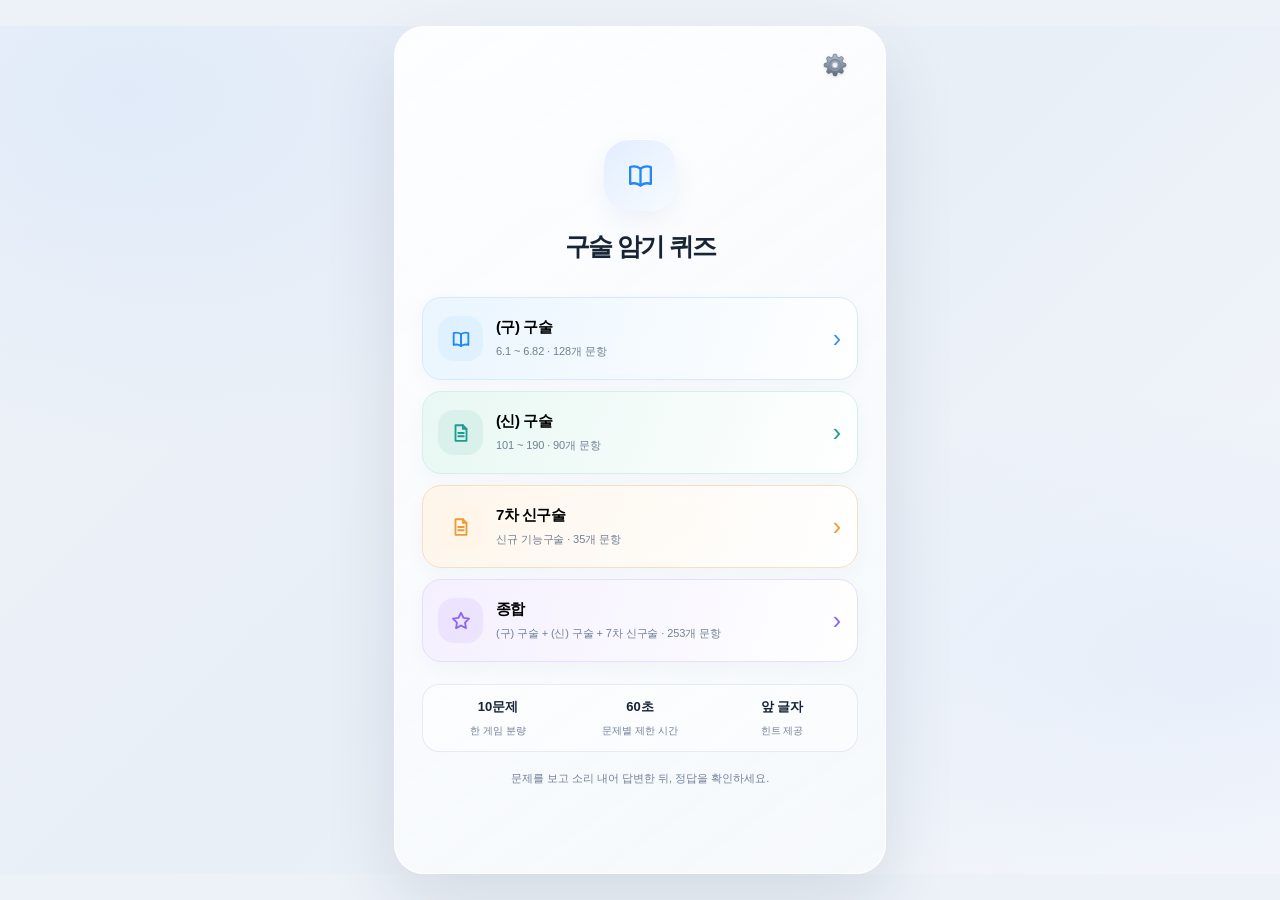
<file: public/q.html>
<!doctype html>
<html lang="ko">
  <head>
    <meta charset="utf-8" />
    <meta
      name="viewport"
      content="width=device-width, initial-scale=1, viewport-fit=cover"
    />
    <meta name="theme-color" content="#eef3fa" />
    <meta
      name="description"
      content="제2종 전기차량 운전면허 기능시험 구술 암기를 위한 10문제 랜덤 퀴즈"
    />
    <title>구술 암기 퀴즈</title>
    <link rel="stylesheet" href="./q.css" />
  </head>
  <body>
    <div class="app-shell">
      <main id="app" class="app-content" aria-live="polite"></main>
    </div>
    <div id="toast" class="toast" role="status" aria-live="polite"></div>
    <script src="./q.js"></script>
  </body>
</html>
</file>
<file: public/q.css>
:root {
  color-scheme: light;
  --ink: #172435;
  --muted: #718096;
  --muted-2: #8a97a8;
  --bg: #edf2f8;
  --paper: #ffffff;
  --line: #e3eaf3;
  --blue: #2289f3;
  --blue-soft: #e7f2ff;
  --teal: #1b9d91;
  --teal-soft: #e3f5f0;
  --purple: #8c65f7;
  --purple-soft: #f1ebff;
  --red: #ed5f68;
  --red-soft: #fff0f1;
  --amber: #ed9a36;
  --amber-soft: #fff5e8;
  --shadow: 0 18px 42px rgba(52, 73, 102, 0.1);
  --answer-font: 15px;
}
* {
  box-sizing: border-box;
}
html {
  min-height: 100%;
  background: var(--bg);
  overscroll-behavior-y: contain;
}
body {
  margin: 0;
  min-height: 100%;
  font-family:
    Inter,
    -apple-system,
    BlinkMacSystemFont,
    "Segoe UI",
    "Noto Sans KR",
    Roboto,
    Arial,
    sans-serif;
  color: var(--ink);
  background:
    radial-gradient(
      ellipse at 10% 8%,
      rgba(208, 226, 250, 0.45),
      transparent 32%
    ),
    radial-gradient(
      ellipse at 95% 75%,
      rgba(223, 232, 250, 0.5),
      transparent 30%
    ),
    linear-gradient(135deg, #eef2f8 0%, #e9eff7 50%, #f4f7fb 100%);
  -webkit-font-smoothing: antialiased;
}
button,
input {
  font: inherit;
}
button {
  touch-action: manipulation;
}
button:focus-visible,
input:focus-visible {
  outline: 3px solid rgba(34, 137, 243, 0.3);
  outline-offset: 2px;
}
.app-shell {
  width: min(100%, 492px);
  min-height: min(920px, 100dvh);
  margin: 24px auto;
  padding: 0 0 max(18px, env(safe-area-inset-bottom));
  border: 1px solid rgba(255, 255, 255, 0.84);
  border-radius: 30px;
  background: linear-gradient(
    145deg,
    rgba(255, 255, 255, 0.9),
    rgba(247, 250, 253, 0.82)
  );
  box-shadow: 0 28px 70px rgba(40, 58, 84, 0.13);
  overflow: clip;
  position: relative;
  display: flex;
  flex-direction: column;
}
.app-content {
  padding: max(16px, env(safe-area-inset-top)) 22px 20px;
  min-width: 0;
  flex: 1;
}
.app-footer {
  margin-top: auto;
  padding: 12px 22px 6px;
  text-align: center;
  font-size: 11px;
  color: var(--muted-2);
  letter-spacing: -0.01em;
}
button {
  border: 0;
  cursor: pointer;
}
.icon-btn {
  width: 38px;
  height: 38px;
  display: inline-grid;
  place-items: center;
  border-radius: 13px;
  background: transparent;
  color: #354255;
  font-size: 23px;
  line-height: 1;
  flex: 0 0 auto;
}
.icon-btn:hover {
  background: #eff4fa;
}
.topbar {
  height: 44px;
  display: grid;
  grid-template-columns: 42px minmax(0, 1fr) 42px;
  align-items: center;
  margin-bottom: 18px;
}
.topbar h2 {
  margin: 0;
  text-align: center;
  font-size: 15px;
  font-weight: 800;
  letter-spacing: -0.035em;
}
.topbar .subhead {
  font-size: 11px;
  line-height: 1.4;
  color: var(--muted);
  font-weight: 500;
  text-align: center;
  margin-top: 3px;
}
.back-btn {
  font-size: 0;
}
.back-btn:before {
  content: "";
  width: 9px;
  height: 9px;
  border-left: 1.8px solid currentColor;
  border-bottom: 1.8px solid currentColor;
  transform: rotate(45deg);
  display: block;
  margin-left: 7px;
}
.hero {
  padding: 34px 0 28px;
  text-align: center;
}
.hero-mark {
  width: 72px;
  height: 72px;
  margin: 0 auto 20px;
  border-radius: 25px;
  display: grid;
  place-items: center;
  background: linear-gradient(140deg, #e2edff, #f7fbff);
  box-shadow:
    inset 0 1px 0 #fff,
    0 9px 22px rgba(76, 124, 196, 0.08);
  color: var(--blue);
}
.hero-mark svg {
  width: 31px;
  height: 31px;
}
.hero h1 {
  font-size: 25px;
  line-height: 1.25;
  letter-spacing: -0.065em;
  margin: 0;
  font-weight: 850;
}
.hero p {
  margin: 0;
  color: var(--muted);
  font-size: 13px;
  line-height: 1.65;
  letter-spacing: -0.02em;
}
.mode-list {
  display: grid;
  gap: 11px;
  margin-top: 7px;
}
.mode-card {
  display: flex;
  align-items: center;
  gap: 13px;
  width: 100%;
  min-height: 83px;
  text-align: left;
  padding: 13px 15px;
  border: 1px solid var(--line);
  border-radius: 19px;
  background: rgba(255, 255, 255, 0.74);
  box-shadow: 0 6px 18px rgba(58, 80, 110, 0.035);
  transition:
    transform 0.16s ease,
    box-shadow 0.16s ease,
    border-color 0.16s ease;
}
.mode-card:hover {
  transform: translateY(-1px);
  box-shadow: 0 10px 22px rgba(58, 80, 110, 0.08);
}
.mode-card:active {
  transform: scale(0.99);
}
.mode-card.old {
  background: linear-gradient(
    110deg,
    rgba(231, 244, 255, 0.86),
    rgba(255, 255, 255, 0.95)
  );
  border-color: #d6eaff;
}
.mode-card.new {
  background: linear-gradient(
    110deg,
    rgba(228, 247, 241, 0.82),
    rgba(255, 255, 255, 0.95)
  );
  border-color: #d5f0e7;
}
.mode-card.all {
  background: linear-gradient(
    110deg,
    rgba(243, 237, 255, 0.82),
    rgba(255, 255, 255, 0.95)
  );
  border-color: #e8ddff;
}
.mode-card.seventh {
  background: linear-gradient(
    110deg,
    rgba(255, 245, 232, 0.88),
    rgba(255, 255, 255, 0.95)
  );
  border-color: #f5dfc5;
}
.mode-icon {
  width: 45px;
  height: 45px;
  border-radius: 16px;
  display: grid;
  place-items: center;
  flex: 0 0 auto;
}
.old .mode-icon {
  color: var(--blue);
  background: #dff0ff;
}
.new .mode-icon {
  color: var(--teal);
  background: #d9f1ea;
}
.all .mode-icon {
  color: var(--purple);
  background: #ece3ff;
}
.seventh .mode-icon {
  color: var(--amber);
  background: var(--amber-soft);
}
.mode-icon svg {
  width: 22px;
  height: 22px;
  stroke: currentColor;
  fill: none;
  stroke-width: 2;
  stroke-linecap: round;
  stroke-linejoin: round;
}
.mode-copy {
  min-width: 0;
  flex: 1;
}
.mode-copy b {
  display: block;
  font-size: 15px;
  margin: 0 0 4px;
  font-weight: 800;
  letter-spacing: -0.035em;
}
.mode-copy small {
  font-size: 11px;
  color: var(--muted);
  letter-spacing: -0.01em;
}
.card-chevron {
  font-size: 25px;
  color: #428fe8;
  font-weight: 300;
  padding: 0 1px;
}
.new .card-chevron {
  color: var(--teal);
}
.all .card-chevron {
  color: var(--purple);
}
.seventh .card-chevron {
  color: var(--amber);
}
.home-footer {
  display: grid;
  grid-template-columns: repeat(3, 1fr);
  gap: 8px;
  margin-top: 22px;
  padding: 13px 8px;
  border: 1px solid rgba(223, 231, 241, 0.82);
  border-radius: 17px;
  background: rgba(255, 255, 255, 0.45);
}
.feature {
  text-align: center;
  min-width: 0;
}
.feature strong {
  display: block;
  font-size: 13px;
  font-weight: 800;
  margin-bottom: 4px;
}
.feature span {
  color: var(--muted);
  font-size: 10px;
}
.small-note {
  font-size: 11px;
  color: var(--muted);
  line-height: 1.55;
  text-align: center;
  margin: 18px 4px 0;
}
.panel {
  padding: 17px 16px;
  border-radius: 20px;
  border: 1px solid rgba(224, 232, 242, 0.9);
  background: rgba(255, 255, 255, 0.75);
  box-shadow: 0 8px 24px rgba(49, 72, 104, 0.045);
}
.mode-summary {
  text-align: center;
  padding: 8px 0 22px;
}
.mode-summary h1 {
  font-size: 23px;
  letter-spacing: -0.06em;
  margin: 0 0 9px;
}
.mode-summary p {
  font-size: 12px;
  line-height: 1.6;
  color: var(--muted);
  margin: 0;
}
.pill {
  display: inline-flex;
  align-items: center;
  gap: 5px;
  border-radius: 999px;
  padding: 7px 11px;
  background: #eef4fa;
  color: #53657d;
  font-size: 11px;
  font-weight: 750;
}
.setup-panel {
  margin-top: 3px;
}
.section-label {
  font-size: 12px;
  font-weight: 800;
  margin: 0 0 12px;
  letter-spacing: -0.02em;
}
.setting-line {
  display: flex;
  align-items: center;
  justify-content: space-between;
  gap: 12px;
  margin-top: 18px;
}
.setting-line:first-of-type {
  margin-top: 0;
}
.setting-line b {
  display: block;
  font-size: 12px;
  margin-bottom: 5px;
}
.setting-line p {
  margin: 0;
  font-size: 11px;
  color: var(--muted);
  line-height: 1.5;
}
.choice-chip {
  border-radius: 999px;
  padding: 9px 15px;
  background: #f0f4f9;
  color: #8390a1;
  font-size: 11px;
  font-weight: 750;
  white-space: nowrap;
}
.choice-chip.active {
  color: var(--blue);
  background: #e7f0ff;
  border: 1px solid #cbdfff;
  box-shadow: 0 2px 3px rgba(62, 122, 211, 0.04);
}
.setup-info {
  display: flex;
  gap: 8px;
  flex-wrap: wrap;
  justify-content: center;
  margin: 16px 0 0;
}
.primary-btn {
  width: 100%;
  min-height: 49px;
  border-radius: 17px;
  padding: 13px 18px;
  color: #fff;
  background: linear-gradient(180deg, #2c3949, #1d2835);
  box-shadow: 0 8px 16px rgba(23, 37, 54, 0.13);
  font-weight: 800;
  font-size: 13px;
  letter-spacing: -0.025em;
  transition:
    transform 0.15s ease,
    opacity 0.15s ease;
}
.primary-btn:hover {
  background: linear-gradient(180deg, #37495d, #202c3b);
}
.primary-btn:active {
  transform: scale(0.99);
}
.primary-btn:disabled {
  cursor: not-allowed;
  opacity: 0.38;
  box-shadow: none;
}
.secondary-btn {
  width: 100%;
  min-height: 45px;
  border-radius: 15px;
  padding: 11px 16px;
  color: #42526a;
  background: #eef3f9;
  font-weight: 750;
  font-size: 12px;
}
.action-area {
  margin-top: 23px;
}
.quiz-top {
  display: grid;
  grid-template-columns: 39px 1fr 39px;
  align-items: center;
  gap: 5px;
  margin: 0 0 15px;
}
.quiz-count {
  text-align: center;
  font-weight: 800;
  font-size: 12px;
  letter-spacing: 0.02em;
}
.quiz-progress {
  height: 6px;
  border-radius: 99px;
  background: #e6ebf3;
  overflow: hidden;
  margin: 0 0 22px;
}
.quiz-progress-fill {
  height: 100%;
  width: 0;
  border-radius: 99px;
  background: linear-gradient(90deg, #32b49a, #248c89);
  transition: width 0.25s ease;
}
.timer-row {
  display: flex;
  align-items: center;
  justify-content: center;
  gap: 17px;
  margin-bottom: 22px;
}
.timer-ring {
  width: 65px;
  height: 65px;
  position: relative;
  display: grid;
  place-items: center;
  flex: 0 0 auto;
}
.timer-ring svg {
  position: absolute;
  inset: 0;
  width: 100%;
  height: 100%;
  transform: rotate(-90deg);
}
.timer-ring circle {
  fill: none;
  stroke-width: 4.5;
}
.timer-track {
  stroke: #e3e8ef;
}
.timer-progress {
  stroke: #31ad8b;
  stroke-linecap: round;
  stroke-dasharray: 176;
  stroke-dashoffset: 0;
  transition:
    stroke-dashoffset 0.4s linear,
    stroke 0.2s ease;
}
.timer-ring.urgent .timer-progress {
  stroke: var(--red);
}
.timer-number {
  position: relative;
  font-size: 19px;
  font-weight: 850;
  font-variant-numeric: tabular-nums;
  color: #269c84;
}
.timer-ring.urgent .timer-number {
  color: var(--red);
}
.hint-btn {
  border: 1px solid #e1e9f5;
  border-radius: 999px;
  background: rgba(255, 255, 255, 0.75);
  padding: 10px 13px;
  display: inline-flex;
  align-items: center;
  gap: 6px;
  font-size: 11px;
  font-weight: 750;
  color: #5d6c82;
  box-shadow: 0 4px 10px rgba(54, 78, 110, 0.045);
}
.hint-btn svg {
  width: 15px;
  height: 15px;
  stroke: currentColor;
  fill: none;
  stroke-width: 1.8;
}
.hint-btn:disabled {
  opacity: 0.4;
  cursor: not-allowed;
}
.prompt-wrap {
  text-align: center;
  padding: 2px 0 20px;
}
.question-tag {
  display: inline-flex;
  align-items: center;
  justify-content: center;
  padding: 5px 9px;
  border-radius: 8px;
  background: #eef4fb;
  color: #74849a;
  font-size: 10px;
  font-weight: 800;
  letter-spacing: 0.02em;
  margin-bottom: 12px;
}
.prompt-wrap h1 {
  font-size: 21px;
  line-height: 1.53;
  letter-spacing: -0.055em;
  font-weight: 850;
  margin: 0;
  overflow-wrap: anywhere;
  word-break: keep-all;
}
.prompt-helper {
  font-size: 11px;
  color: var(--muted);
  line-height: 1.6;
  margin: 12px 0 0;
}
.hint-panel {
  padding: 12px 13px;
  border-radius: 15px;
  border: 1px solid #d4e7fc;
  background: linear-gradient(110deg, #f0f7ff, #fff);
  margin: 0 0 13px;
  display: flex;
  align-items: flex-start;
  gap: 9px;
}
.hint-lightbulb {
  width: 29px;
  height: 29px;
  border-radius: 10px;
  background: #dfedff;
  color: #4b94ed;
  display: grid;
  place-items: center;
  flex: 0 0 auto;
  font-size: 15px;
}
.hint-content {
  min-width: 0;
  flex: 1;
}
.hint-content b {
  font-size: 11px;
  display: block;
  margin: 1px 0 6px;
}
.hint-content p {
  margin: 0;
  font-size: 14px;
  font-weight: 850;
  letter-spacing: 0.08em;
  color: #2e6fae;
  overflow-wrap: anywhere;
}
.hint-close {
  background: transparent;
  color: #8a9bb2;
  font-size: 18px;
  padding: 1px 3px;
}
.answer-panel {
  margin: 0 0 14px;
  padding: 15px 14px;
  border-radius: 17px;
  border: 1px solid #dfe8f2;
  background: linear-gradient(
    135deg,
    rgba(247, 250, 254, 0.98),
    rgba(255, 255, 255, 0.98)
  );
  box-shadow: inset 0 1px 0 #fff;
  animation: rise 0.22s ease;
}
.answer-head {
  display: flex;
  align-items: center;
  justify-content: space-between;
  gap: 8px;
  margin-bottom: 10px;
}
.answer-head strong {
  font-size: 12px;
  font-weight: 850;
}
.answer-badge {
  font-size: 10px;
  color: #278b7c;
  background: #e2f5ef;
  padding: 5px 8px;
  border-radius: 8px;
  font-weight: 800;
}
.answer-text {
  font-size: var(--answer-font);
  line-height: 1.75;
  color: #2a3747;
  white-space: pre-wrap;
  overflow-wrap: anywhere;
  word-break: normal;
  letter-spacing: -0.02em;
  user-select: text;
  max-width: 100%;
}
.self-grade {
  margin: 0 0 14px;
}
.self-grade .section-label {
  margin-bottom: 10px;
}
.grade-grid {
  display: grid;
  grid-template-columns: repeat(3, minmax(0, 1fr));
  gap: 8px;
}
.grade-btn {
  min-width: 0;
  padding: 12px 4px 10px;
  border: 1px solid #e4ebf3;
  border-radius: 15px;
  background: #fff;
  display: flex;
  align-items: center;
  flex-direction: column;
  gap: 5px;
  transition:
    border-color 0.15s,
    background 0.15s;
}
.grade-symbol {
  display: grid;
  place-items: center;
  width: 36px;
  height: 36px;
  border-radius: 50%;
  font-size: 20px;
  font-weight: 900;
}
.grade-btn b {
  font-size: 10px;
  line-height: 1.3;
}
.grade-btn small {
  font-size: 9px;
  color: var(--muted);
  line-height: 1.35;
}
.grade-btn[data-grade="O"] .grade-symbol {
  background: #e3f6ef;
  color: #19a878;
}
.grade-btn[data-grade="partial"] .grade-symbol {
  background: #fff2df;
  color: #ed9a36;
}
.grade-btn[data-grade="X"] .grade-symbol {
  background: #fff0f1;
  color: #e85a63;
}
.grade-btn.selected[data-grade="O"] {
  background: #f0fbf6;
  border-color: #63d6ab;
}
.grade-btn.selected[data-grade="partial"] {
  background: #fff9ef;
  border-color: #facb86;
}
.grade-btn.selected[data-grade="X"] {
  background: #fff5f5;
  border-color: #f59aa0;
}
.timeout-note {
  margin: 0 auto 12px;
  color: #ca565e;
  text-align: center;
  font-size: 11px;
  font-weight: 750;
}
.explain-note {
  font-size: 10px;
  color: var(--muted);
  text-align: center;
  line-height: 1.6;
  margin: 12px 0 0;
}
.result-hero {
  text-align: center;
  padding: 12px 0 18px;
}
.result-hero .success-icon {
  width: 60px;
  height: 60px;
  border-radius: 50%;
  display: grid;
  place-items: center;
  margin: 0 auto 14px;
  color: #21a77b;
  background: #e2f7ee;
  border: 1px solid #c4efdc;
  font-size: 28px;
  font-weight: 900;
}
.result-hero h1 {
  margin: 0 0 7px;
  font-size: 22px;
  letter-spacing: -0.05em;
}
.result-hero p {
  margin: 0;
  color: var(--muted);
  font-size: 11px;
  line-height: 1.6;
}
.summary-grid {
  display: grid;
  grid-template-columns: repeat(3, minmax(0, 1fr));
  gap: 0;
  border: 1px solid #e4eaf2;
  border-radius: 16px;
  background: rgba(255, 255, 255, 0.78);
  padding: 14px 6px;
  margin: 0 0 17px;
}
.summary-stat {
  text-align: center;
  padding: 0 5px;
  min-width: 0;
}
.summary-stat + .summary-stat {
  border-left: 1px solid #e6ecf3;
}
.summary-stat .num {
  font-size: 21px;
  font-weight: 850;
  display: block;
  margin-bottom: 5px;
}
.summary-stat b {
  display: block;
  font-size: 10px;
  margin-bottom: 4px;
}
.summary-stat small {
  font-size: 9px;
  color: var(--muted);
}
.summary-stat.good .num {
  color: #18aa79;
}
.summary-stat.partial .num {
  color: #ef9c38;
}
.summary-stat.retry .num {
  color: #e75a63;
}
.list-heading {
  display: flex;
  align-items: center;
  justify-content: space-between;
  gap: 8px;
  margin: 0 0 10px;
}
.list-heading b {
  font-size: 12px;
}
.list-heading span {
  font-size: 10px;
  color: var(--muted);
}
.result-list {
  border: 1px solid #e1e8f1;
  border-radius: 16px;
  background: rgba(255, 255, 255, 0.8);
  overflow: hidden;
}
.result-row {
  width: 100%;
  display: grid;
  grid-template-columns: 20px minmax(0, 1fr) 24px 12px;
  align-items: center;
  gap: 8px;
  text-align: left;
  background: transparent;
  padding: 12px 11px;
  border-bottom: 1px solid #edf1f6;
  min-height: 52px;
}
.result-row:last-child {
  border-bottom: 0;
}
.result-row:hover {
  background: #f6f9fd;
}
.result-index {
  color: #7d8ca1;
  font-size: 10px;
  font-weight: 750;
  text-align: center;
}
.row-question {
  min-width: 0;
}
.row-question b {
  display: block;
  font-size: 11px;
  font-weight: 750;
  line-height: 1.5;
  white-space: normal;
  overflow-wrap: anywhere;
}
.row-question small {
  display: block;
  color: var(--muted);
  font-size: 9px;
  margin-top: 3px;
}
.grade-mini {
  font-size: 18px;
  font-weight: 900;
  text-align: center;
}
.grade-mini.O {
  color: #17ab78;
}
.grade-mini.�좎룞�� {
  color: #e89930;
}
.grade-mini.X {
  color: #e65b63;
}
.row-chevron {
  color: #97a5b6;
  font-size: 20px;
}
.result-actions {
  display: grid;
  gap: 9px;
  margin-top: 17px;
}
.detail-title {
  text-align: center;
  margin: 7px 0 17px;
}
.detail-title h1 {
  font-size: 19px;
  line-height: 1.55;
  letter-spacing: -0.05em;
  margin: 0 0 9px;
  overflow-wrap: anywhere;
}
.detail-title p {
  font-size: 11px;
  color: var(--muted);
  margin: 0;
}
.settings-section {
  margin-bottom: 13px;
}
.settings-section h3 {
  font-size: 12px;
  margin: 0 0 10px;
  font-weight: 850;
}
.preference {
  display: flex;
  justify-content: space-between;
  align-items: center;
  gap: 12px;
  padding: 12px 0;
  border-top: 1px solid #edf1f6;
}
.preference:first-of-type {
  border-top: 0;
  padding-top: 1px;
}
.preference .pref-copy {
  min-width: 0;
}
.preference b {
  display: block;
  font-size: 12px;
  margin: 0 0 4px;
}
.preference p {
  font-size: 10px;
  line-height: 1.5;
  color: var(--muted);
  margin: 0;
}
.toggle {
  appearance: none;
  position: relative;
  width: 42px;
  height: 25px;
  border-radius: 99px;
  background: #dce4ee;
  transition: background 0.2s;
  flex: 0 0 auto;
  cursor: pointer;
}
.toggle:before {
  content: "";
  position: absolute;
  width: 19px;
  height: 19px;
  border-radius: 50%;
  background: #fff;
  box-shadow: 0 2px 5px #7890aa50;
  left: 3px;
  top: 3px;
  transition: transform 0.2s;
}
.toggle:checked {
  background: #2e8df3;
}
.toggle:checked:before {
  transform: translateX(17px);
}
.font-choices {
  display: flex;
  gap: 6px;
}
.font-choices button {
  padding: 8px 10px;
  border-radius: 10px;
  background: #eef3f9;
  color: #718096;
  font-size: 10px;
  font-weight: 750;
}
.font-choices button.active {
  color: #2d7dc8;
  background: #e6f2ff;
  border: 1px solid #cce4ff;
}
.dial-anchor {
  position: relative;
  display: inline-flex;
  align-items: center;
  flex: 0 0 auto;
}
.dial-trigger {
  cursor: pointer;
  user-select: none;
}
.dial-popover {
  position: absolute;
  right: 0;
  top: 50%;
  transform: translateY(-50%);
  width: 114px;
  height: 116px;
  border-radius: 16px;
  border: 1px solid #cbdfff;
  background: rgba(248, 251, 255, 0.98);
  backdrop-filter: blur(8px);
  box-shadow:
    0 14px 32px rgba(34, 58, 94, 0.16),
    inset 0 1px 0 #fff;
  overflow: hidden;
  z-index: 30;
  user-select: none;
  animation: dialPop 0.14s ease;
}
@keyframes dialPop {
  from {
    opacity: 0;
    transform: translateY(-50%) scale(0.94);
  }
  to {
    opacity: 1;
    transform: translateY(-50%) scale(1);
  }
}
.dial-popover::before,
.dial-popover::after {
  content: "";
  position: absolute;
  left: 0;
  right: 0;
  height: 38px;
  pointer-events: none;
  z-index: 2;
}
.dial-popover::before {
  top: 0;
  background: linear-gradient(
    180deg,
    rgba(248, 251, 255, 0.96) 0%,
    rgba(248, 251, 255, 0) 100%
  );
}
.dial-popover::after {
  bottom: 0;
  background: linear-gradient(
    0deg,
    rgba(248, 251, 255, 0.96) 0%,
    rgba(248, 251, 255, 0) 100%
  );
}
.dial-highlight {
  position: absolute;
  left: 6px;
  right: 6px;
  top: 50%;
  height: 36px;
  transform: translateY(-50%);
  border-radius: 11px;
  background: #e7f0ff;
  border: 1px solid #cbdfff;
  box-shadow: 0 2px 4px rgba(62, 122, 211, 0.05);
  pointer-events: none;
  z-index: 1;
}
.dial-track {
  position: relative;
  z-index: 3;
  height: 100%;
  overflow-y: auto;
  scroll-snap-type: y mandatory;
  scrollbar-width: none;
  -ms-overflow-style: none;
  -webkit-overflow-scrolling: touch;
  overscroll-behavior: contain;
  cursor: grab;
}
.dial-track:active {
  cursor: grabbing;
}
.dial-track::-webkit-scrollbar {
  display: none;
}
.dial-spacer {
  height: 40px;
}
.dial-item {
  width: 100%;
  height: 36px;
  display: flex;
  align-items: center;
  justify-content: center;
  scroll-snap-align: center;
  background: transparent;
  color: #8c9bae;
  font-size: 11px;
  font-weight: 650;
  letter-spacing: -0.02em;
  padding: 0 8px;
  white-space: nowrap;
  transition:
    color 0.14s ease,
    transform 0.14s ease,
    font-size 0.14s ease;
}
.dial-item.active {
  color: var(--blue);
  font-size: 13px;
  font-weight: 850;
  transform: scale(1.04);
}
.inline-info {
  font-size: 10px;
  color: var(--muted);
  line-height: 1.7;
  margin: 13px 1px 0;
}
.toast {
  position: fixed;
  left: 50%;
  bottom: calc(22px + env(safe-area-inset-bottom));
  transform: translate(-50%, 18px);
  opacity: 0;
  pointer-events: none;
  background: #202c3b;
  color: #fff;
  padding: 11px 15px;
  border-radius: 999px;
  font-size: 11px;
  font-weight: 700;
  box-shadow: 0 10px 30px #1f2f4450;
  transition:
    opacity 0.2s,
    transform 0.2s;
  z-index: 20;
  max-width: calc(100vw - 28px);
  text-align: center;
}
.toast.show {
  opacity: 1;
  transform: translate(-50%, 0);
}
@keyframes rise {
  from {
    opacity: 0;
    transform: translateY(5px);
  }
  to {
    opacity: 1;
    transform: translateY(0);
  }
}
@media (min-width: 650px) {
  .app-shell {
    margin: 26px auto;
    min-height: min(900px, calc(100dvh - 52px));
  }
  .app-content {
    padding-left: 27px;
    padding-right: 27px;
  }
}
@media (max-width: 520px) {
  body {
    background: #edf2f8;
  }
  .app-shell {
    width: 100%;
    min-height: 100dvh;
    margin: 0;
    border: 0;
    border-radius: 0;
    box-shadow: none;
    padding-bottom: max(15px, env(safe-area-inset-bottom));
  }
  .app-content {
    padding: max(16px, env(safe-area-inset-top)) 19px 25px;
  }
  .hero {
    padding-top: 31px;
  }
  .hero h1 {
    font-size: 24px;
  }
  .mode-card {
    min-height: 80px;
  }
  .prompt-wrap h1 {
    font-size: 20px;
  }
  .answer-text {
    font-size: var(--answer-font);
  }
  .topbar {
    margin-bottom: 14px;
  }
  .quiz-progress {
    margin-bottom: 18px;
  }
}
@media (max-width: 360px) {
  .app-content {
    padding-left: 15px;
    padding-right: 15px;
  }
  .hero {
    padding-top: 23px;
  }
  .hero h1 {
    font-size: 22px;
  }
  .mode-card {
    padding: 12px;
    gap: 10px;
  }
  .mode-icon {
    width: 41px;
    height: 41px;
  }
  .mode-copy b {
    font-size: 14px;
  }
  .prompt-wrap h1 {
    font-size: 18px;
  }
  .grade-grid {
    gap: 5px;
  }
  .grade-btn {
    padding-left: 2px;
    padding-right: 2px;
  }
  .grade-btn b {
    font-size: 9px;
  }
  .summary-stat b {
    font-size: 9px;
  }
}
@media (prefers-reduced-motion: reduce) {
  *,
  *::before,
  *::after {
    scroll-behavior: auto !important;
    transition: none !important;
    animation: none !important;
  }
}

.question-image {
  width: min(100%, 172px);
  margin: 16px auto 4px;
  padding: 10px;
  display: grid;
  place-items: center;
  border: 1px solid var(--line);
  border-radius: 18px;
  background: #fff;
}
.question-image img {
  display: block;
  width: 100%;
  height: auto;
  max-height: 172px;
  object-fit: contain;
}

.question-image-pair {
  width: min(100%, 360px);
  margin: 16px auto 4px;
  display: grid;
  grid-template-columns: repeat(2, minmax(0, 1fr));
  gap: 12px;
}
.question-image-pair .question-image {
  width: 100%;
  min-width: 0;
  margin: 0;
  padding: 9px;
}
.question-image-pair .question-image img {
  width: 100%;
  height: 130px;
}
</file>
